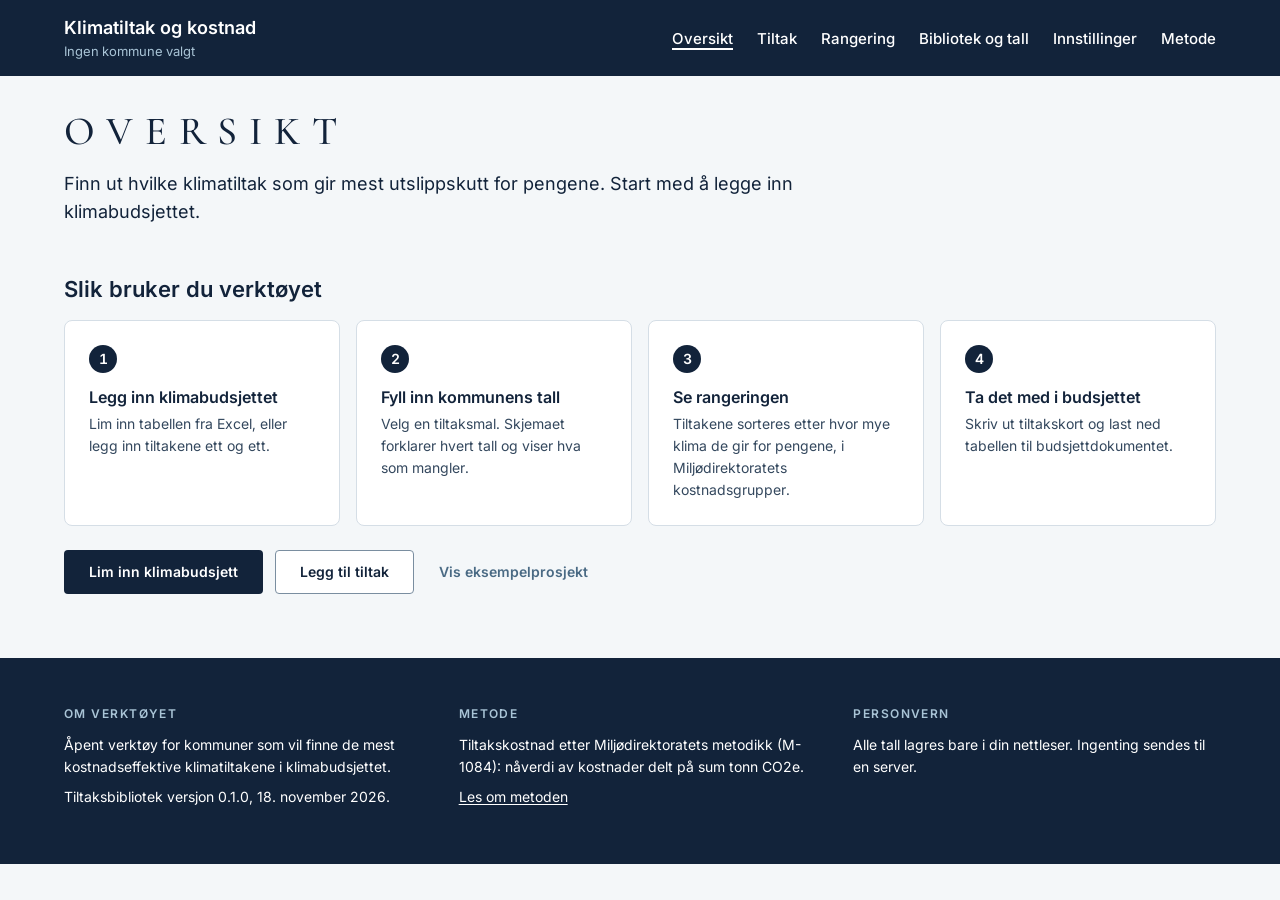
<file: index.html>
<!DOCTYPE html>
<html lang="nb">
<head>
<meta charset="utf-8">
<meta name="viewport" content="width=device-width, initial-scale=1">
<title>Klimatiltak og kostnad – mest klima for pengene</title>
<meta name="description" content="Åpent verktøy for kommuner: finn de mest kostnadseffektive klimatiltakene i klimabudsjettet.">
<style>
/* Vargvind – tokens (fra tokens.json, versjon 2) */
@font-face{font-family:"Inter";font-weight:400;font-style:normal;font-display:swap;src:url([data-uri]) format("woff2")}
@font-face{font-family:"Inter";font-weight:500;font-style:normal;font-display:swap;src:url([data-uri]) format("woff2")}
@font-face{font-family:"Inter";font-weight:600;font-style:normal;font-display:swap;src:url([data-uri]) format("woff2")}
@font-face{font-family:"Cormorant Garamond";font-weight:500;font-style:normal;font-display:swap;src:url([data-uri]) format("woff2")}
:root{
--bg-000:#FFFFFF;--bg-100:#F4F7F9;--bg-200:#E8EEF3;--surface-dark:#12233A;
--ink-900:#12233A;--ink-700:#34485E;--ink-500:#5A6B7C;--ink-on-dark:#FFFFFF;--ink-on-dark-muted:#A9C4D6;
--line-200:#D5DEE6;--line-400:#7A8EA0;--focus-ring:#4A6A84;
--brand-900:#12233A;--brand-600:#4A6A84;--brand-500:#5E7F99;--brand-300:#A9C4D6;--brand-100:#DCE8F0;
--positive-600:#1F7A5C;--positive-100:#DDF0E8;--negative-600:#B23A3A;--negative-100:#F6DEDE;
--chart-focus:#12233A;--chart-context:#A9C4D6;--chart-reference:#34485E;
--chart-1:#12233A;--chart-2:#28A197;--chart-3:#801650;--chart-4:#F46A25;
--seq-1:#ADD1F1;--seq-2:#6BACE6;--seq-3:#2073BC;--seq-4:#12436D;--seq-5:#092135;--seq-missing:#F2F2F2;
--div-neg-2:#B4501A;--div-neg-1:#F4B08A;--div-mid:#E6E9ED;--div-pos-1:#6BACE6;--div-pos-2:#12436D;--scale-outside:#707070;
--band-focus:rgba(18,35,58,.16);--band-context:rgba(169,196,214,.35);
--font-display:"Cormorant Garamond",Georgia,serif;--font-sans:"Inter",system-ui,sans-serif;
--space-1:4px;--space-2:8px;--space-3:12px;--space-4:16px;--space-6:24px;--space-8:32px;--space-12:48px;--space-16:64px;
--radius-sm:2px;--radius-md:4px;--radius-lg:8px;--radius-full:999px;
--shadow-md:0 6px 20px rgba(18,35,58,.12);--measure:68ch;--content-max:1200px;--opacity-raw:.35}

/* Vargvind — komponentstiler (components/bundle.css). Alle verdier kommer fra tokens.css. */
.vv-page-title{margin:0;font-family:var(--font-display);font-size:40px;line-height:1.15;font-weight:500;letter-spacing:.3em;text-transform:uppercase;color:var(--ink-900)}
.vv-section-title{margin:0;font-family:var(--font-display);font-size:22px;line-height:1.3;font-weight:500;letter-spacing:.3em;text-transform:uppercase;color:var(--ink-900)}
@media (max-width:640px){.vv-page-title{font-size:28px;letter-spacing:.2em}}
.vv-link{color:var(--brand-600);text-decoration:underline;text-underline-offset:2px}
.vv-link:hover{color:var(--ink-900)}
.vv-link:focus-visible,.vv-download:focus-visible,.vv-details summary:focus-visible,.vv-toggle button:focus-visible{outline:2px solid var(--focus-ring);outline-offset:2px;border-radius:2px}
.vv-num,.vv-tabular{font-variant-numeric:tabular-nums}
.vv-btn{display:inline-flex;align-items:center;justify-content:center;gap:var(--space-2);min-height:44px;padding:0 var(--space-6);border:1px solid transparent;border-radius:var(--radius-md);font-family:var(--font-sans);font-size:14px;font-weight:600;line-height:1;cursor:pointer;text-decoration:none}
.vv-btn:focus-visible{outline:2px solid var(--focus-ring);outline-offset:2px}
.vv-btn--primary{background:var(--brand-900);color:var(--bg-000)}
.vv-btn--primary:hover{background:var(--ink-700)}
.vv-btn--secondary{background:var(--bg-000);color:var(--ink-900);border-color:var(--line-400)}
.vv-btn--secondary:hover{background:var(--bg-200)}
.vv-btn--ghost{background:transparent;color:var(--brand-600);padding:0 var(--space-3)}
.vv-btn--ghost:hover{background:var(--bg-200);color:var(--ink-900)}
.vv-btn:disabled{background:var(--bg-200);color:var(--ink-500);border-color:transparent;cursor:not-allowed}
.vv-badge{display:inline-flex;align-items:center;gap:var(--space-1);padding:2px var(--space-2);border-radius:var(--radius-sm);font-family:var(--font-sans);font-size:12px;font-weight:600;line-height:18px;font-variant-numeric:tabular-nums;white-space:nowrap;background:var(--bg-200);color:var(--ink-900)}
.vv-badge--info{background:var(--brand-100)}
.vv-badge--positive{background:var(--positive-100);color:var(--positive-600)}
.vv-badge--negative{background:var(--negative-100);color:var(--negative-600)}
.vv-callout{display:grid;grid-template-columns:24px minmax(0,1fr);gap:var(--space-3);padding:var(--space-4) var(--space-6);border-radius:var(--radius-md);background:var(--bg-200);color:var(--ink-900);font-family:var(--font-sans);font-size:16px;line-height:26px}
.vv-callout--insight{background:var(--brand-100)}
.vv-callout--correction{background:var(--negative-100)}
.vv-callout__icon{width:24px;height:24px;margin-top:1px;fill:none;stroke:var(--ink-900);stroke-width:1.5;stroke-linecap:round;stroke-linejoin:round}
.vv-callout--correction .vv-callout__icon{stroke:var(--negative-600)}
.vv-callout__title{margin:0 0 var(--space-1);font-size:16px;line-height:24px;font-weight:600}
.vv-callout__body{margin:0}
.vv-mark{background:var(--brand-100);color:var(--ink-900);font-weight:600;padding:0 var(--space-1);border-radius:var(--radius-sm)}
.vv-kpi{display:flex;flex-direction:column;gap:var(--space-2);padding:var(--space-6);background:var(--bg-000);border:1px solid var(--line-200);border-radius:var(--radius-lg);font-family:var(--font-sans);color:var(--ink-900)}
.vv-kpi__label{font-size:12px;line-height:16px;font-weight:600;letter-spacing:.12em;text-transform:uppercase;color:var(--ink-500)}
.vv-kpi__value{display:flex;align-items:baseline;flex-wrap:wrap;gap:var(--space-2);font-size:40px;line-height:48px;font-weight:600;font-variant-numeric:tabular-nums}
.vv-kpi__unit{font-size:16px;line-height:24px;font-weight:500;color:var(--ink-700)}
.vv-kpi__range{font-size:14px;line-height:22px;color:var(--ink-700);font-variant-numeric:tabular-nums}
.vv-kpi__meta{font-size:12px;line-height:18px;color:var(--ink-500)}
.vv-table-wrap{overflow-x:auto}
.vv-table{width:100%;border-collapse:collapse;background:var(--bg-000);font-family:var(--font-sans);font-size:14px;line-height:22px;color:var(--ink-900);font-variant-numeric:tabular-nums}
.vv-table caption{caption-side:top;text-align:left;padding:0 0 var(--space-3);font-size:18px;line-height:26px;font-weight:600}
.vv-table th,.vv-table td{padding:var(--space-2) var(--space-3);text-align:left;border-bottom:1px solid var(--line-200)}
.vv-table thead th{background:var(--bg-200);font-size:12px;line-height:18px;font-weight:600;color:var(--ink-700);border-bottom:1px solid var(--line-400);vertical-align:bottom}
.vv-table tbody th{font-weight:500}
.vv-table .vv-num{text-align:right}
.vv-table tbody tr:hover{background:var(--bg-100)}
.vv-table tr.vv-table__highlight{background:var(--brand-100)}
.vv-table__source{margin:var(--space-2) 0 0;font-family:var(--font-sans);font-size:12px;line-height:18px;color:var(--ink-500)}
.vv-figure{margin:0;padding:var(--space-6);background:var(--bg-000);border:1px solid var(--line-200);border-radius:var(--radius-lg);font-family:var(--font-sans);color:var(--ink-900)}
.vv-figure__title{margin:0;font-size:22px;line-height:30px;font-weight:600;color:var(--ink-900)}
.vv-figure__subtitle{margin:var(--space-1) 0 0;font-size:14px;line-height:22px;color:var(--ink-700);max-width:var(--measure)}
.vv-figure__body{margin-top:var(--space-4)}
.vv-figure__takeaway{margin:var(--space-4) 0 0;font-size:16px;line-height:26px;color:var(--ink-900);max-width:var(--measure)}
.vv-figure__source{margin:var(--space-3) 0 0;font-size:12px;line-height:18px;color:var(--ink-500)}
.vv-figure__footer{display:flex;flex-wrap:wrap;align-items:center;justify-content:space-between;gap:var(--space-3);margin-top:var(--space-4);padding-top:var(--space-4);border-top:1px solid var(--line-200)}
.vv-figure svg{display:block;width:100%;height:auto;overflow:visible}
.vv-figure svg text{font-family:var(--font-sans);font-size:12px;fill:var(--ink-500);font-variant-numeric:tabular-nums}
.vv-figure svg .vv-label{fill:var(--ink-900);font-size:13px}
.vv-figure svg .vv-label--strong{fill:var(--ink-900);font-size:13px;font-weight:600}
.vv-figure svg .vv-label--muted{fill:var(--ink-700);font-size:13px}
.vv-grid{stroke:var(--line-200);stroke-width:1}
.vv-axis{stroke:var(--line-400);stroke-width:1}
.vv-ref{stroke:var(--chart-reference);stroke-width:1.5}
.vv-fill-focus{fill:var(--chart-focus)}.vv-fill-context{fill:var(--chart-context)}
.vv-stroke-focus{stroke:var(--chart-focus)}
.vv-line{fill:none;stroke-width:2.5;stroke-linecap:round;stroke-linejoin:round}
.vv-range{stroke-width:3;stroke-linecap:round}
.vv-legend{display:flex;flex-wrap:wrap;gap:var(--space-2) var(--space-4);margin:var(--space-3) 0 0;padding:0;list-style:none;font-size:12px;line-height:18px;font-weight:500;color:var(--ink-700)}
.vv-legend li{display:flex;align-items:center;gap:var(--space-2)}
.vv-legend__swatch{width:12px;height:12px;border-radius:var(--radius-sm);flex-shrink:0}
.vv-toggle{display:inline-flex;border:1px solid var(--line-400);border-radius:var(--radius-md);overflow:hidden}
.vv-toggle button{min-height:36px;padding:0 var(--space-4);border:0;background:var(--bg-000);color:var(--ink-900);font:600 13px/1 var(--font-sans);cursor:pointer}
.vv-toggle button+button{border-left:1px solid var(--line-400)}
.vv-toggle button[aria-pressed="true"]{background:var(--brand-900);color:var(--bg-000)}
.vv-details{margin-top:var(--space-4);border-top:1px solid var(--line-200);font-family:var(--font-sans)}
.vv-details summary{display:flex;align-items:center;gap:var(--space-2);min-height:44px;cursor:pointer;font-size:14px;font-weight:600;color:var(--ink-900);list-style:none}
.vv-details summary::-webkit-details-marker{display:none}
.vv-details summary::before{content:"";width:8px;height:8px;border-right:1.5px solid var(--ink-900);border-bottom:1.5px solid var(--ink-900);transform:rotate(-45deg);transition:transform .15s}
.vv-details[open] summary::before{transform:rotate(45deg)}
.vv-details dl{display:grid;grid-template-columns:minmax(120px,max-content) minmax(0,1fr);gap:var(--space-2) var(--space-6);margin:0 0 var(--space-4);font-size:14px;line-height:22px}
.vv-details dt{font-weight:600;color:var(--ink-900)}
.vv-details dd{margin:0;color:var(--ink-700)}
.vv-lede{margin:var(--space-4) 0 0;font:400 18px/28px var(--font-sans);color:var(--ink-900);max-width:var(--measure)}
.vv-meta{display:flex;flex-wrap:wrap;gap:var(--space-2) var(--space-6);margin:var(--space-6) 0 0;padding:var(--space-3) 0;border-top:1px solid var(--line-200);border-bottom:1px solid var(--line-200);font:400 14px/22px var(--font-sans);color:var(--ink-700)}
.vv-meta div{display:flex;gap:var(--space-1)}
.vv-meta dt{color:var(--ink-500)}
.vv-meta dd{margin:0;font-weight:500;color:var(--ink-900)}
.vv-header{background:var(--surface-dark);color:var(--ink-on-dark);font-family:var(--font-sans)}
.vv-header__inner{display:flex;flex-wrap:wrap;align-items:center;justify-content:space-between;gap:var(--space-4) var(--space-8);max-width:var(--content-max);margin:0 auto;padding:var(--space-4) var(--space-6)}
.vv-nav{display:flex;flex-wrap:wrap;gap:var(--space-1) var(--space-6);margin:0;padding:0;list-style:none}
.vv-nav a,.vv-header__contact{display:inline-flex;align-items:center;min-height:44px;color:var(--ink-on-dark);font-size:15px;font-weight:500;text-decoration:none}
.vv-nav a:hover,.vv-header__contact:hover{text-decoration:underline;text-underline-offset:4px}
.vv-nav a[aria-current="page"]{text-decoration:underline;text-underline-offset:4px;text-decoration-thickness:2px}
.vv-header__contact{color:var(--ink-on-dark-muted)}
.vv-header a:focus-visible,.vv-footer a:focus-visible{outline:2px solid var(--ink-on-dark);outline-offset:2px;border-radius:2px}
.vv-footer{background:var(--surface-dark);color:var(--ink-on-dark-muted);font:400 14px/22px var(--font-sans)}
.vv-footer__inner{display:grid;grid-template-columns:repeat(auto-fit,minmax(200px,1fr));gap:var(--space-8);max-width:var(--content-max);margin:0 auto;padding:var(--space-12) var(--space-6)}
.vv-footer h2{margin:0 0 var(--space-3);font-size:12px;line-height:16px;font-weight:600;letter-spacing:.12em;text-transform:uppercase;color:var(--ink-on-dark-muted)}
.vv-footer p{margin:0 0 var(--space-2);color:var(--ink-on-dark)}
.vv-footer ul{margin:0;padding:0;list-style:none}
.vv-footer li{margin-bottom:var(--space-2)}
.vv-footer a{color:var(--ink-on-dark);text-decoration:underline;text-underline-offset:2px}

/* Appens egne stiler, bygget på Vargvind-tokens */
*{box-sizing:border-box}
html,body{margin:0}
body{background:var(--bg-100);color:var(--ink-900);font:400 16px/26px var(--font-sans);font-variant-numeric:tabular-nums}
h1,h2,h3,h4{font-family:var(--font-sans)}
.app-title{display:flex;flex-direction:column;gap:2px;color:var(--ink-on-dark);text-decoration:none}
.app-title strong{font-size:18px;line-height:24px;font-weight:600}
.app-title span{font-size:13px;line-height:18px;color:var(--ink-on-dark-muted)}
.vv-nav button{display:inline-flex;align-items:center;min-height:44px;padding:0;border:0;background:none;color:var(--ink-on-dark);font:500 15px/1 var(--font-sans);cursor:pointer}
.vv-nav button:hover{text-decoration:underline;text-underline-offset:4px}
.vv-nav button[aria-current="page"]{text-decoration:underline;text-underline-offset:4px;text-decoration-thickness:2px}
.vv-nav button:focus-visible{outline:2px solid var(--ink-on-dark);outline-offset:2px;border-radius:2px}
main{max-width:var(--content-max);margin:0 auto;padding:var(--space-8) var(--space-6) var(--space-16)}
.page-head{margin-bottom:var(--space-8)}
.section{margin-top:var(--space-12)}
.section > h2,.h-lg{margin:0 0 var(--space-4);font-size:22px;line-height:30px;font-weight:600}
.h-md{margin:0 0 var(--space-2);font-size:18px;line-height:26px;font-weight:600}
.h-sm{margin:0 0 var(--space-2);font-size:16px;line-height:24px;font-weight:600}
.muted{color:var(--ink-500);font-size:14px;line-height:22px}
.small{font-size:14px;line-height:22px}
.prose{max-width:var(--measure)}
.prose p{margin:0 0 var(--space-4)}
.grid-kpi{display:grid;grid-template-columns:repeat(auto-fit,minmax(220px,1fr));gap:var(--space-4)}
.vv-kpi__value{font-size:34px;line-height:42px}
.row{display:flex;flex-wrap:wrap;gap:var(--space-3);align-items:center}
.card{background:var(--bg-000);border:1px solid var(--line-200);border-radius:var(--radius-lg);padding:var(--space-6)}
.card + .card{margin-top:var(--space-4)}
.steps{display:grid;grid-template-columns:repeat(auto-fit,minmax(220px,1fr));gap:var(--space-4);margin:0;padding:0;list-style:none;counter-reset:s}
.steps li{background:var(--bg-000);border:1px solid var(--line-200);border-radius:var(--radius-lg);padding:var(--space-6);counter-increment:s}
.steps li::before{content:counter(s);display:inline-flex;align-items:center;justify-content:center;width:28px;height:28px;border-radius:var(--radius-full);background:var(--brand-900);color:var(--bg-000);font-weight:600;font-size:14px;margin-bottom:var(--space-3)}
.steps h3{margin:0 0 var(--space-1);font-size:16px;line-height:24px}
.steps p{margin:0;font-size:14px;line-height:22px;color:var(--ink-700)}
.layout-edit{display:grid;grid-template-columns:minmax(0,1fr) 380px;gap:var(--space-8);align-items:start}
@media (max-width:960px){.layout-edit{grid-template-columns:1fr}}
.sticky{position:sticky;top:var(--space-4)}
fieldset{border:0;margin:0 0 var(--space-6);padding:0}
legend{font-size:18px;line-height:26px;font-weight:600;margin-bottom:var(--space-3);padding:0}
.field{display:grid;grid-template-columns:minmax(0,1fr) 180px;gap:var(--space-2) var(--space-4);padding:var(--space-3) 0;border-top:1px solid var(--line-200)}
@media (max-width:640px){.field{grid-template-columns:1fr}}
.field label,.lbl{font-weight:600;font-size:14px;line-height:22px}
.field .unit{font-weight:400;color:var(--ink-500)}
.field .std{grid-column:1 / -1;font-size:12px;line-height:18px;color:var(--ink-500)}
.field .src{grid-column:1 / -1;display:grid;grid-template-columns:minmax(0,1fr) 96px 80px;gap:var(--space-2)}
.field .err{grid-column:1 / -1;font-size:13px;color:var(--negative-600);font-weight:600}
.help{font-size:13px;line-height:20px;color:var(--ink-700);margin:2px 0 0}
input[type=text],input[type=number],select,textarea{width:100%;min-height:44px;padding:var(--space-2) var(--space-3);border:1px solid var(--line-400);border-radius:var(--radius-md);background:var(--bg-000);color:var(--ink-900);font:400 15px/22px var(--font-sans);font-variant-numeric:tabular-nums}
input:focus-visible,select:focus-visible,textarea:focus-visible{outline:2px solid var(--focus-ring);outline-offset:1px}
input.small-in{min-height:36px;font-size:13px}
textarea{min-height:180px;font-family:var(--font-sans)}
input::placeholder{color:var(--ink-500)}
.form-grid{display:grid;grid-template-columns:repeat(auto-fit,minmax(240px,1fr));gap:var(--space-4)}
.form-grid label{display:block;font-weight:600;font-size:14px;margin-bottom:var(--space-1)}
.result-big{font-size:34px;line-height:42px;font-weight:600}
.sentence{font-size:16px;line-height:26px;margin:var(--space-3) 0}
.warn{margin:var(--space-2) 0 0;padding:0;list-style:none}
.warn li{font-size:14px;line-height:22px;padding:var(--space-2) var(--space-3);background:var(--bg-200);border-radius:var(--radius-md);margin-top:var(--space-2)}
.cat-head{display:flex;flex-wrap:wrap;align-items:baseline;gap:var(--space-3);margin:var(--space-8) 0 var(--space-2)}
.cat-head h3{margin:0;font-size:18px;line-height:26px}
.rank{display:inline-flex;align-items:center;justify-content:center;min-width:28px;height:28px;border-radius:var(--radius-full);background:var(--bg-200);font-weight:600;font-size:13px}
.linkbtn{background:none;border:0;padding:0;color:var(--brand-600);font:inherit;text-decoration:underline;text-underline-offset:2px;cursor:pointer;text-align:left}
.linkbtn:hover{color:var(--ink-900)}
.linkbtn:focus-visible{outline:2px solid var(--focus-ring);outline-offset:2px}
.tip{position:fixed;z-index:50;pointer-events:none;max-width:280px;padding:var(--space-2) var(--space-3);background:var(--bg-000);border:1px solid var(--line-200);border-radius:var(--radius-md);box-shadow:var(--shadow-md);font-size:13px;line-height:20px;color:var(--ink-900);display:none}
.tip strong{display:block}
.bar-hit{cursor:pointer}
.dialog{position:fixed;inset:0;background:rgba(18,35,58,.4);display:flex;align-items:flex-start;justify-content:center;padding:var(--space-12) var(--space-4);z-index:40;overflow:auto}
.dialog__box{background:var(--bg-000);border-radius:var(--radius-lg);max-width:960px;width:100%;padding:var(--space-8);box-shadow:var(--shadow-md)}
.tiltakskort{max-width:820px}
.print-only{display:none}
.nowrap{white-space:nowrap}
.mt-4{margin-top:var(--space-4)}.mt-6{margin-top:var(--space-6)}.mt-8{margin-top:var(--space-8)}
.sr-only{position:absolute;width:1px;height:1px;padding:0;margin:-1px;overflow:hidden;clip:rect(0,0,0,0);border:0}
@media print{
  .vv-header,.vv-footer,.no-print,.vv-btn,.vv-toggle,nav{display:none !important}
  body{background:#fff}
  main{padding:0}
  .card,.vv-figure,.vv-kpi{break-inside:avoid}
  .print-only{display:block}
}

</style>
</head>
<body>
<div id="app"><noscript>Verktøyet trenger JavaScript.</noscript></div>
<div id="tip" class="tip" role="tooltip"></div>
<script>
/*
 * Beregningskjerne for kostnadseffektive klimatiltak.
 * Metode: Miljødirektoratet M-1084. Kostnader diskonteres, tonn summeres udiskontert.
 * Ren JavaScript uten avhengigheter. Brukes både i nettleseren (window.KT.calc) og i Node (tester).
 */
(function (root) {
  'use strict';

  // ---------- Hjelpere for verdier ----------
  // En verdi lagres som objekt: { v: tall, kilde: tekst, aar: tall, kvalitet: 'A'|'B'|'C' }
  // eller som referanse til en felles parameter: { ref: 'prisStrom' }.
  function erTom(x) {
    if (x === null || x === undefined) return true;
    if (typeof x === 'object') return x.v === null || x.v === undefined || x.v === '' || isNaN(+x.v);
    return x === '' || isNaN(+x);
  }
  function tall(x) { return erTom(x) ? null : +(typeof x === 'object' ? x.v : x); }

  // ---------- Diskontering (R-109: 4 % i 40 år, så 1 og 2 prosentpoeng lavere) ----------
  function diskonteringsfaktor(t, r) {
    var f = 1;
    for (var y = 1; y <= t; y++) {
      var rr = y <= 40 ? r : (y <= 75 ? Math.max(r - 0.01, 0) : Math.max(r - 0.02, 0));
      f = f / (1 + rr);
    }
    return f;
  }

  // ---------- Felles felt for alle tiltak ----------
  var FELLES = [
    { id: 'levetid', label: 'Levetid', enhet: 'år', gruppe: 'grunnlag', paakrevd: true,
      hjelp: 'Hvor mange år tiltaket virker før det må fornyes. Kostnader og kutt regnes over denne perioden.' },
    { id: 'startaar', label: 'Første virkeår', enhet: 'år', gruppe: 'grunnlag',
      hjelp: 'Året tiltaket begynner å virke. Brukes til å vise kuttet i målåret.' },
    { id: 'investering', label: 'Investering eller engangskostnad', enhet: 'kr', gruppe: 'kostnad',
      hjelp: 'Kostnader som kommer én gang ved oppstart, utover det som er regnet per enhet over. Bruk kroner uten merverdiavgift som kommunen får kompensert.' },
    { id: 'drift', label: 'Årlige driftskostnader', enhet: 'kr per år', gruppe: 'kostnad',
      hjelp: 'Nye kostnader hvert år, for eksempel lisenser, årsverk eller service. Ikke ta med det kommunen sparer – det føres under besparelser.' },
    { id: 'tilskudd', label: 'Statlig tilskudd', enhet: 'kr', gruppe: 'kostnad',
      hjelp: 'Støtte fra for eksempel Klimasats eller Enova. Trekkes fra kommunens kostnad, men ikke i det samfunnsøkonomiske regnestykket.' },
    { id: 'effektnedgang', label: 'Årlig nedgang i kuttet', enhet: '% per år', gruppe: 'effekt',
      hjelp: 'Hvor mye mindre kuttet blir for hvert år fordi utslippene ville gått ned uansett, for eksempel fordi bilparken blir elektrisk. 0 betyr at kuttet er like stort hvert år.' },
    { id: 'overlapp', label: 'Justering for overlapp', enhet: '%', gruppe: 'effekt',
      hjelp: 'Hvor stor del av kuttet som allerede er regnet med i et annet tiltak. 20 betyr at kuttet reduseres med 20 %.' },
    { id: 'andreGevinster', label: 'Andre gevinster for samfunnet', enhet: 'kr per år', gruppe: 'samfunn',
      hjelp: 'Verdien av gevinster for innbyggere eller næringsliv som ikke er regnet med andre steder. Brukes bare i det samfunnsøkonomiske tallet.' },
    { id: 'avgifter', label: 'Herav skatter og avgifter i investeringen', enhet: 'kr', gruppe: 'samfunn',
      hjelp: 'Skatter og avgifter er overføringer til staten og trekkes ut av det samfunnsøkonomiske tallet (M-1084).' },
    { id: 'usikkerhetKost', label: 'Usikkerhet i kostnadene', enhet: '±%', gruppe: 'usikkerhet',
      hjelp: 'Hvor mye kostnadene kan avvike. Miljødirektoratet anbefaler ±30 % når informasjonen er begrenset.' },
    { id: 'usikkerhetEffekt', label: 'Usikkerhet i utslippskuttet', enhet: '±%', gruppe: 'usikkerhet',
      hjelp: 'Hvor mye utslippskuttet kan avvike. ±30 % er standard når informasjonen er begrenset.' }
  ];

  // ---------- Beregningsmodeller ----------
  // Hver modell gir: tonnPerAar, tonnEngangs, investering, besparelser per år (energi, materiell, vedlikehold),
  // samfunnsgevinster per år (helse, luft, andre) og endring i strømbruk (kWh per år).
  var MODELLER = {
    kjoretoy: {
      navn: 'Kjøretøy og maskiner',
      felt: [
        { id: 'antall', label: 'Antall kjøretøy eller maskiner', enhet: 'stk', gruppe: 'effekt', paakrevd: true, hjelp: 'Hvor mange fossile kjøretøy eller maskiner som erstattes.' },
        { id: 'aktivitet', label: 'Bruk per kjøretøy', enhet: '{aktivitetEnhet} per år', gruppe: 'effekt', paakrevd: true, hjelp: 'Hvor mye hvert kjøretøy brukes i året.' },
        { id: 'fossilPerAkt', label: 'Drivstofforbruk, fossilt kjøretøy', enhet: 'liter per {aktivitetEnhetEntall}', gruppe: 'effekt', paakrevd: true, hjelp: 'Forbruket til kjøretøyet som byttes ut.' },
        { id: 'efFossil', label: 'Utslipp per liter drivstoff', enhet: 'kg CO2e per liter', gruppe: 'effekt', paakrevd: true, hjelp: 'Utslippsfaktor for rent fossilt drivstoff.' },
        { id: 'bioandel', label: 'Innblandet biodrivstoff', enhet: '%', gruppe: 'effekt', hjelp: 'Andelen biodrivstoff som allerede er i drivstoffet. Biogen CO2 telles som null, så denne andelen trekkes fra kuttet.' },
        { id: 'elPerAkt', label: 'Strømforbruk, elektrisk kjøretøy', enhet: 'kWh per {aktivitetEnhetEntall}', gruppe: 'effekt', hjelp: 'Brukes til strømkostnad og eventuelt utslipp fra strøm.' },
        { id: 'efStrom', label: 'Utslipp per kWh strøm', enhet: 'kg CO2e per kWh', gruppe: 'effekt', hjelp: 'Standard er samme avgrensning som kommunestatistikken (direkte utslipp).' },
        { id: 'merkostnad', label: 'Merpris per elektrisk kjøretøy', enhet: 'kr', gruppe: 'kostnad', paakrevd: true, hjelp: 'Hvor mye mer det elektriske kjøretøyet koster enn et fossilt, eller merkostnaden i kontrakten.' },
        { id: 'ladeinfra', label: 'Lading per kjøretøy', enhet: 'kr', gruppe: 'kostnad', hjelp: 'Ladepunkt, nettoppgradering eller batteribank fordelt per kjøretøy.' },
        { id: 'prisFossil', label: 'Pris drivstoff', enhet: 'kr per liter', gruppe: 'besparelse', hjelp: 'Det kommunen betaler per liter, uten mva.' },
        { id: 'prisStrom', label: 'Pris strøm', enhet: 'kr per kWh', gruppe: 'besparelse', hjelp: 'Det kommunen betaler per kWh inkludert nettleie, uten mva.' },
        { id: 'vedlikehold', label: 'Spart vedlikehold per kjøretøy', enhet: 'kr per år', gruppe: 'besparelse', hjelp: 'Positivt tall hvis det elektriske kjøretøyet er billigere å vedlikeholde.' },
        { id: 'noxPerAkt', label: 'Redusert NOx', enhet: 'gram per {aktivitetEnhetEntall}', gruppe: 'samfunn', hjelp: 'Lokal luftforurensning som unngås. Brukes bare i det samfunnsøkonomiske tallet.' },
        { id: 'pmPerAkt', label: 'Redusert svevestøv (PM)', enhet: 'gram per {aktivitetEnhetEntall}', gruppe: 'samfunn', hjelp: 'Partikler fra eksos som unngås.' },
        { id: 'kostNox', label: 'Helsekostnad per kg NOx', enhet: 'kr per kg', gruppe: 'samfunn', hjelp: 'Enhetsverdi fra Statens vegvesens håndbok V712.' },
        { id: 'kostPm', label: 'Helsekostnad per kg PM', enhet: 'kr per kg', gruppe: 'samfunn', hjelp: 'Enhetsverdi fra Statens vegvesens håndbok V712.' }
      ],
      beregn: function (x) {
        var akt = x.antall * x.aktivitet;
        var liter = akt * x.fossilPerAkt;
        var kwh = akt * (x.elPerAkt || 0);
        return {
          tonnPerAar: (liter * x.efFossil * (1 - (x.bioandel || 0) / 100) - kwh * (x.efStrom || 0)) / 1000,
          tonnEngangs: 0,
          investering: x.antall * ((x.merkostnad || 0) + (x.ladeinfra || 0)),
          energi: liter * (x.prisFossil || 0) - kwh * (x.prisStrom || 0),
          materiell: 0,
          vedlikehold: x.antall * (x.vedlikehold || 0),
          helse: 0,
          luft: akt * ((x.noxPerAkt || 0) * (x.kostNox || 0) + (x.pmPerAkt || 0) * (x.kostPm || 0)) / 1000,
          andre: 0,
          kwhSpart: -kwh
        };
      }
    },
    energi: {
      navn: 'Energi i bygg og anlegg',
      felt: [
        { id: 'fossilErstattet', label: 'Fossilt brensel som fases ut', enhet: 'liter (eller kg) per år', gruppe: 'effekt', hjelp: 'Mengde olje, gass eller diesel til oppvarming som ikke lenger brukes.' },
        { id: 'efFossil', label: 'Utslipp per liter (eller kg) brensel', enhet: 'kg CO2e per enhet', gruppe: 'effekt', hjelp: 'Utslippsfaktor for brenselet som fases ut.' },
        { id: 'kwhSpart', label: 'Strøm spart', enhet: 'kWh per år', gruppe: 'effekt', hjelp: 'Redusert strømbruk, for eksempel fra etterisolering eller LED.' },
        { id: 'kwhEkstra', label: 'Ny strømbruk', enhet: 'kWh per år', gruppe: 'effekt', hjelp: 'Økt strømbruk, for eksempel til varmepumpen som erstatter oljefyren.' },
        { id: 'efStrom', label: 'Utslipp per kWh strøm', enhet: 'kg CO2e per kWh', gruppe: 'effekt', hjelp: 'Standard er samme avgrensning som kommunestatistikken (direkte utslipp).' },
        { id: 'prisFossil', label: 'Pris brensel', enhet: 'kr per liter (eller kg)', gruppe: 'besparelse', hjelp: 'Uten mva.' },
        { id: 'prisStrom', label: 'Pris strøm', enhet: 'kr per kWh', gruppe: 'besparelse', hjelp: 'Inkludert nettleie, uten mva.' },
        { id: 'vedlikehold', label: 'Endring i vedlikehold', enhet: 'kr per år', gruppe: 'besparelse', hjelp: 'Positivt tall hvis vedlikeholdet blir billigere, negativt hvis det blir dyrere.' }
      ],
      beregn: function (x) {
        var netto = (x.kwhEkstra || 0) - (x.kwhSpart || 0);
        return {
          tonnPerAar: ((x.fossilErstattet || 0) * (x.efFossil || 0) - netto * (x.efStrom || 0)) / 1000,
          tonnEngangs: 0, investering: 0,
          energi: (x.fossilErstattet || 0) * (x.prisFossil || 0) - netto * (x.prisStrom || 0),
          materiell: 0, vedlikehold: x.vedlikehold || 0, helse: 0, luft: 0, andre: 0,
          kwhSpart: -netto
        };
      }
    },
    materiale: {
      navn: 'Materialer i bygg og anlegg',
      felt: [
        { id: 'mengde', label: 'Mengde', enhet: '{mengdeEnhet}', gruppe: 'effekt', paakrevd: true, hjelp: 'Hvor mye av materialet prosjektet bruker.' },
        { id: 'efRef', label: 'Utslipp for vanlig løsning', enhet: 'kg CO2e per {mengdeEnhet}', gruppe: 'effekt', paakrevd: true, hjelp: 'Utslipp fra produksjon (A1–A3) for løsningen som ellers ville blitt valgt.' },
        { id: 'reduksjon', label: 'Reduksjon med tiltaket', enhet: '%', gruppe: 'effekt', paakrevd: true, hjelp: 'Hvor mye lavere utslippet er med den klimavennlige løsningen.' },
        { id: 'merkostnadPerEnhet', label: 'Merkostnad', enhet: 'kr per {mengdeEnhet}', gruppe: 'kostnad', hjelp: 'Negativt tall hvis løsningen er billigere.' }
      ],
      beregn: function (x) {
        return {
          tonnPerAar: 0,
          tonnEngangs: x.mengde * x.efRef * x.reduksjon / 100 / 1000,
          investering: x.mengde * (x.merkostnadPerEnhet || 0),
          energi: 0, materiell: 0, vedlikehold: 0, helse: 0, luft: 0, andre: 0, kwhSpart: 0
        };
      }
    },
    aktivtransport: {
      navn: 'Gange, sykkel og kollektiv',
      felt: [
        { id: 'pkm', label: 'Reiser flyttet fra bil', enhet: 'personkilometer per år', gruppe: 'effekt', paakrevd: true, hjelp: 'Hvor mange kilometer som gås, sykles eller tas kollektivt i stedet for med bil.' },
        { id: 'andelGange', label: 'Andel som går', enhet: '%', gruppe: 'effekt', hjelp: 'Resten regnes som sykling. Settes til 0 for kollektivtiltak og fyll da ikke inn helsegevinst.' },
        { id: 'bilUtslipp', label: 'Utslipp per kilometer med bil', enhet: 'gram CO2e per km', gruppe: 'effekt', paakrevd: true, hjelp: 'Gjennomsnitt for bilene i kommunen. Bruk kommunens egen faktor fra utslippsstatistikken hvis den finnes.' },
        { id: 'belegg', label: 'Personer per bil', enhet: 'personer', gruppe: 'effekt', paakrevd: true, hjelp: 'Hvor mange som i snitt sitter i bilen.' },
        { id: 'helseGange', label: 'Helsegevinst per km gange', enhet: 'kr per personkilometer', gruppe: 'samfunn', hjelp: 'Verdien av bedre folkehelse.' },
        { id: 'helseSykkel', label: 'Helsegevinst per km sykling', enhet: 'kr per personkilometer', gruppe: 'samfunn', hjelp: 'Verdien av bedre folkehelse.' },
        { id: 'sparteBilkostnader', label: 'Sparte bilkostnader for innbyggerne', enhet: 'kr per bilkilometer', gruppe: 'samfunn', hjelp: 'Drivstoff, slitasje og annet innbyggerne sparer.' }
      ],
      beregn: function (x) {
        var vkm = x.pkm / (x.belegg || 1);
        var g = (x.andelGange || 0) / 100;
        return {
          tonnPerAar: vkm * x.bilUtslipp / 1e6,
          tonnEngangs: 0, investering: 0, energi: 0, materiell: 0, vedlikehold: 0,
          helse: x.pkm * (g * (x.helseGange || 0) + (1 - g) * (x.helseSykkel || 0)),
          luft: 0,
          andre: vkm * (x.sparteBilkostnader || 0),
          kwhSpart: 0
        };
      }
    },
    innkjop: {
      navn: 'Innkjøp, mat og forbruk',
      felt: [
        { id: 'mengdeRedusert', label: 'Mindre innkjøp eller svinn', enhet: 'kg per år', gruppe: 'effekt', paakrevd: true, hjelp: 'Hvor mye mindre som kjøpes eller kastes.' },
        { id: 'efVare', label: 'Utslipp per kg', enhet: 'kg CO2e per kg', gruppe: 'effekt', paakrevd: true, hjelp: 'Utslipp fra produksjon og transport av varen.' },
        { id: 'prisVare', label: 'Innkjøpspris', enhet: 'kr per kg', gruppe: 'besparelse', hjelp: 'Det kommunen sparer per kg som ikke kjøpes.' }
      ],
      beregn: function (x) {
        return {
          tonnPerAar: x.mengdeRedusert * x.efVare / 1000,
          tonnEngangs: 0, investering: 0, energi: 0,
          materiell: x.mengdeRedusert * (x.prisVare || 0),
          vedlikehold: 0, helse: 0, luft: 0, andre: 0, kwhSpart: 0
        };
      }
    },
    direkte: {
      navn: 'Egendefinert',
      felt: [
        { id: 'tonnPerAar', label: 'Utslippskutt per år', enhet: 'tonn CO2e per år', gruppe: 'effekt', hjelp: 'Brukes når kuttet er regnet ut et annet sted, for eksempel i Miljødirektoratets regnemaler.' },
        { id: 'tonnEngangs', label: 'Engangskutt', enhet: 'tonn CO2e', gruppe: 'effekt', hjelp: 'Kutt som skjer én gang, for eksempel ved bygging.' },
        { id: 'besparelse', label: 'Årlige besparelser', enhet: 'kr per år', gruppe: 'besparelse', hjelp: 'Lavere kostnader for kommunen hvert år.' }
      ],
      beregn: function (x) {
        return {
          tonnPerAar: x.tonnPerAar || 0, tonnEngangs: x.tonnEngangs || 0, investering: 0,
          energi: 0, materiell: x.besparelse || 0, vedlikehold: 0, helse: 0, luft: 0, andre: 0, kwhSpart: 0
        };
      }
    }
  };

  var EFFEKTTYPER = {
    'beregnet': 'Beregnet',
    'ikke-beregnet': 'Ikke beregnet',
    'tilretteleggende': 'Tilretteleggende',
    'indirekte-ikke-kvantifisert': 'Indirekte, ikke kvantifisert'
  };

  // ---------- Oppslag av verdier: tiltak → mal → felles parameter ----------
  function slaaOpp(tiltak, felt, mal, parametre) {
    var egen = tiltak.verdier && tiltak.verdier[felt];
    if (egen && !erTom(egen)) return { v: tall(egen), kilde: egen.kilde || '', aar: egen.aar || null, kvalitet: egen.kvalitet || 'A', niva: 'tiltak' };
    var std = mal && mal.standard && mal.standard[felt];
    if (std && std.ref) {
      var p = parametre && parametre[std.ref];
      if (p && !erTom(p)) return { v: tall(p), kilde: p.kilde || '', aar: p.aar || null, kvalitet: p.kvalitet || 'B', niva: 'parameter', ref: std.ref };
      return { v: null, niva: 'mangler', ref: std.ref };
    }
    if (std && !erTom(std)) return { v: tall(std), kilde: std.kilde || '', aar: std.aar || null, kvalitet: std.kvalitet || 'B', niva: 'mal' };
    return { v: null, niva: 'mangler' };
  }

  function alleFelt(modell) {
    var m = MODELLER[modell];
    return (m ? m.felt : []).concat(FELLES);
  }

  // ---------- Hovedberegning for ett tiltak ----------
  function beregnTiltak(tiltak, mal, parametre, innstillinger) {
    innstillinger = innstillinger || {};
    var modellNavn = tiltak.modell || (mal && mal.modell) || 'direkte';
    var modell = MODELLER[modellNavn];
    var res = { id: tiltak.id, modell: modellNavn, advarsler: [], mangler: [], verdier: {}, rangeres: false };
    var effekttype = tiltak.effekttype || 'beregnet';
    res.effekttype = effekttype;

    var x = {};
    alleFelt(modellNavn).forEach(function (f) {
      var o = slaaOpp(tiltak, f.id, mal, parametre);
      res.verdier[f.id] = o;
      x[f.id] = o.v;
      if (o.v === null && f.paakrevd) res.mangler.push(f.id);
    });

    // Standardverdier for felles felt
    if (x.usikkerhetKost === null) x.usikkerhetKost = 30;
    if (x.usikkerhetEffekt === null) x.usikkerhetEffekt = 30;
    var r = (tall(parametre && parametre.rente) !== null ? tall(parametre.rente) : 4) / 100;

    if (effekttype !== 'beregnet') {
      res.grunn = EFFEKTTYPER[effekttype] || effekttype;
      return res;
    }
    if (res.mangler.length) {
      res.grunn = 'Mangler tall';
      return res;
    }

    var m = modell.beregn(x);
    var n = Math.max(1, Math.round(x.levetid));
    var g = (x.effektnedgang || 0) / 100;
    var ov = (x.overlapp || 0) / 100;
    var I = m.investering + (x.investering || 0);
    var D = x.drift || 0;
    var B = m.energi + m.materiell + m.vedlikehold;
    var S = x.tilskudd || 0;
    var SG = m.helse + m.luft + m.andre + (x.andreGevinster || 0);

    var tonnAar = [];
    var T = m.tonnEngangs * (1 - ov);
    var npvD = 0, npvB = 0, npvSG = 0;
    for (var t = 1; t <= n; t++) {
      var df = diskonteringsfaktor(t, r);
      var e = m.tonnPerAar * Math.pow(1 - g, t - 1) * (1 - ov);
      tonnAar.push(e);
      T += e;
      npvD += df * D; npvB += df * B; npvSG += df * SG;
    }

    var brutto = I + npvD;
    var kommune = brutto - npvB - S;
    var samfunn = kommune + S - (x.avgifter || 0) - npvSG;

    res.n = n;
    res.rente = r;
    res.tonnTotalt = T;
    res.tonnPerAar = m.tonnPerAar * (1 - ov);
    res.tonnEngangs = m.tonnEngangs * (1 - ov);
    res.tonnAar = tonnAar;
    res.kwhSpartPerAar = m.kwhSpart;
    res.komponenter = {
      investering: I, driftNv: npvD, besparelserNv: npvB, tilskudd: S,
      energiPerAar: m.energi, materiellPerAar: m.materiell, vedlikeholdPerAar: m.vedlikehold,
      helsePerAar: m.helse, luftPerAar: m.luft, andrePerAar: m.andre + (x.andreGevinster || 0),
      samfunnsgevinsterNv: npvSG, avgifter: x.avgifter || 0
    };
    res.nv = { brutto: brutto, kommune: kommune, samfunn: samfunn };

    if (!(T > 0)) {
      res.grunn = res.kwhSpartPerAar > 0 ? 'Sparer strøm, men gir ikke direkte utslippskutt med valgt strømfaktor' : 'Gir ikke utslippskutt';
      return res;
    }
    res.rangeres = true;
    res.kpt = { brutto: brutto / T, kommune: kommune / T, samfunn: samfunn / T };
    res.spenn = spenn(kommune, T, x.usikkerhetKost / 100, x.usikkerhetEffekt / 100);
    res.kategori = kategori(res.kpt.kommune, innstillinger.grenser);
    if (T < 1) res.advarsler.push('Svært lite utslippskutt (under 1 tonn totalt). Kroner per tonn blir ustabilt.');

    // Datakvalitet: dårligste kvalitet blant tall som er brukt
    var kval = 'A';
    Object.keys(res.verdier).forEach(function (k) {
      var o = res.verdier[k];
      if (o.v === null) return;
      if (o.kvalitet === 'C') kval = 'C'; else if (o.kvalitet === 'B' && kval === 'A') kval = 'B';
      if (o.kilde && /eksempel/i.test(o.kilde)) res.eksempeltall = true;
    });
    res.datakvalitet = kval;
    if (m.helse === 0 && m.luft === 0 && modellNavn !== 'materiale') {
      // ingen advarsel; samfunnsgevinster er frivillige
    }
    return res;
  }

  function spenn(nv, T, uk, ue) {
    var kost = [nv - Math.abs(nv) * uk, nv + Math.abs(nv) * uk];
    var ton = [T * (1 - ue), T * (1 + ue)];
    var v = [];
    kost.forEach(function (c) { ton.forEach(function (tt) { if (tt > 0) v.push(c / tt); }); });
    return { lav: Math.min.apply(null, v), hoy: Math.max.apply(null, v) };
  }

  var KATEGORIER = [
    { id: 'lonnsom', navn: 'Lønnsomme', kort: 'Lønnsom', budskap: 'Gjør dette uansett. Kommunen sparer penger.' },
    { id: 'lav', navn: 'Lav kostnad', kort: 'Lav', budskap: 'Rimelige kutt. Bør prioriteres.' },
    { id: 'middels', navn: 'Middels kostnad', kort: 'Middels', budskap: 'Vurder mot budsjett og andre gevinster.' },
    { id: 'hoy', navn: 'Høy kostnad', kort: 'Høy', budskap: 'Krever en god begrunnelse utover klima.' }
  ];
  function kategori(kpt, grenser) {
    var g = grenser || [500, 1500];
    if (kpt < 0) return 'lonnsom';
    if (kpt <= g[0]) return 'lav';
    if (kpt <= g[1]) return 'middels';
    return 'hoy';
  }

  // ---------- Portefølje: rangering, overlapp, budsjett ----------
  function rangering(resultater) {
    var r = resultater.filter(function (x) { return x.rangeres; });
    var orden = { lonnsom: 0, lav: 1, middels: 2, hoy: 3 };
    r.sort(function (a, b) {
      if (orden[a.kategori] !== orden[b.kategori]) return orden[a.kategori] - orden[b.kategori];
      if (a.kategori === 'lonnsom') return b.tonnTotalt - a.tonnTotalt;
      return a.kpt.kommune - b.kpt.kommune;
    });
    return r;
  }

  function overlappGrupper(tiltakListe, resultater) {
    var perKilde = {};
    tiltakListe.forEach(function (t, i) {
      var res = resultater[i];
      if (!res || !res.rangeres || !t.utslippskilde) return;
      (perKilde[t.utslippskilde] = perKilde[t.utslippskilde] || []).push(t.id);
    });
    var ut = {};
    Object.keys(perKilde).forEach(function (k) { if (perKilde[k].length > 1) ut[k] = perKilde[k]; });
    return ut;
  }

  function budsjett(rangert, ramme) {
    var sum = 0, tonn = 0, valgt = [];
    rangert.forEach(function (r) {
      if (sum + r.nv.kommune <= ramme || r.nv.kommune <= 0) {
        sum += r.nv.kommune; tonn += r.tonnTotalt; valgt.push(r.id);
      }
    });
    return { kostnad: sum, tonn: tonn, valgt: valgt };
  }

  function kuttIAar(res, startaar, aar) {
    if (!res.rangeres) return 0;
    var t = aar - startaar + 1;
    var v = 0;
    if (t >= 1 && t <= res.tonnAar.length) v += res.tonnAar[t - 1];
    return v;
  }

  // ---------- Avrunding som i Miljødirektoratets presentasjon ----------
  function avrundKpt(x) {
    if (!isFinite(x)) return x;
    var a = Math.abs(x);
    var steg = a < 1000 ? 100 : 500;
    return Math.round(x / steg) * steg;
  }

  var api = {
    FELLES: FELLES, MODELLER: MODELLER, KATEGORIER: KATEGORIER, EFFEKTTYPER: EFFEKTTYPER,
    erTom: erTom, tall: tall, diskonteringsfaktor: diskonteringsfaktor, slaaOpp: slaaOpp, alleFelt: alleFelt,
    beregnTiltak: beregnTiltak, kategori: kategori, rangering: rangering, overlappGrupper: overlappGrupper,
    budsjett: budsjett, kuttIAar: kuttIAar, avrundKpt: avrundKpt
  };
  root.KT = root.KT || {};
  root.KT.calc = api;
  if (typeof module !== 'undefined' && module.exports) module.exports = api;
})(typeof window !== 'undefined' ? window : globalThis);

;
/*
 * Felles tiltaksbibliotek. Versjoneres på GitHub.
 * Regel: et tall står bare her hvis det har en kilde vi har lest. Ellers er det null («mangler»),
 * og kommunen legger inn eget tall med kilde og årstall.
 */
(function (root) {
  'use strict';
  var MDIR_M1084 = 'Miljødirektoratet, Metodikk for tiltaksanalyser (M-1084)';
  var KIN26 = 'Miljødirektoratet, Klimatiltak i Norge 2026, tiltaksark';

  var bibliotek = {
    versjon: '0.1.0',
    dato: '2026-11-18',

    // Felles parametre. Kan overstyres av kommunen (nivå 2) med egen kilde.
    parametre: {
      rente: { navn: 'Kalkulasjonsrente', enhet: '%', v: 4, kilde: MDIR_M1084 + ' og Finansdepartementets R-109', aar: 2021, kvalitet: 'A',
        hjelp: '4 % de første 40 årene. Fra år 41 til 75 brukes ett prosentpoeng lavere, deretter to.' },
      efStrom: { navn: 'Utslipp per kWh strøm', enhet: 'kg CO2e per kWh', v: 0, kilde: 'Miljødirektoratet: kommunestatistikken og regnemalene teller bare direkte utslipp', aar: 2026, kvalitet: 'B',
        hjelp: 'Med 0 gir tiltak som bare sparer strøm ingen tonn, bare sparte kWh. Endre for å se følsomhet.' },
      bioandelVei: { navn: 'Biodrivstoff i veitrafikk', enhet: 'volumprosent', v: 15, kilde: 'Miljødirektoratet, Omregning fra energivare til utslipp (andel i 2023)', aar: 2023, kvalitet: 'B',
        hjelp: 'Andelen biodrivstoff som allerede blandes inn. Trekkes fra kuttet.' },
      helseGange: { navn: 'Helsegevinst, gange', enhet: 'kr per personkilometer', v: 29.40, kilde: 'Helsedirektoratet (2025), gjengitt i ' + KIN26 + ' T03', aar: 2023, kvalitet: 'A',
        hjelp: '2023-kroner.' },
      helseSykkel: { navn: 'Helsegevinst, sykling', enhet: 'kr per personkilometer', v: 20.03, kilde: 'Helsedirektoratet (2025), gjengitt i ' + KIN26 + ' T03', aar: 2023, kvalitet: 'A',
        hjelp: '2023-kroner.' },
      efDiesel: { navn: 'Utslipp per liter diesel', enhet: 'kg CO2e per liter', v: null, kilde: '', hjelp: 'Mangler. Hentes fra Miljødirektoratets regnemaler eller SSB.' },
      efFyringsolje: { navn: 'Utslipp per liter fyringsolje', enhet: 'kg CO2e per liter', v: null, kilde: '', hjelp: 'Mangler. Hentes fra Miljødirektoratets regnemal for oppvarming.' },
      prisDiesel: { navn: 'Pris diesel', enhet: 'kr per liter', v: null, kilde: '', hjelp: 'Mangler. Bruk kommunens innkjøpsavtale.' },
      prisAnleggsdiesel: { navn: 'Pris anleggsdiesel', enhet: 'kr per liter', v: null, kilde: '', hjelp: 'Mangler. Bruk kommunens innkjøpsavtale.' },
      prisStrom: { navn: 'Pris strøm', enhet: 'kr per kWh', v: null, kilde: '', hjelp: 'Mangler. Bruk kommunens kraftavtale inkludert nettleie.' },
      kostNox: { navn: 'Helsekostnad per kg NOx', enhet: 'kr per kg', v: null, kilde: '', hjelp: 'Mangler. Hentes fra Statens vegvesen V712 (ny utgave er under arbeid).' },
      kostPm: { navn: 'Helsekostnad per kg PM', enhet: 'kr per kg', v: null, kilde: '', hjelp: 'Mangler. Hentes fra Statens vegvesen V712.' },
      karbonpris: { navn: 'Karbonpris (sammenligningslinje)', enhet: 'kr per tonn', v: null, kilde: '', hjelp: 'Finansdepartementets anbefalte karbonprisbane for året. Vises bare som linje i figurene.' }
    },

    maler: [
      {
        id: 'elvarebil', navn: 'Elektriske varebiler i kommunens bilpark', modell: 'kjoretoy', sektor: 'Veitrafikk',
        utslippskilde: 'Kommunens bilpark', omfang: 'direkte', kode: 'T15', rolle: 'Eier og drifter, innkjøper',
        aktivitetEnhet: 'km', aktivitetEnhetEntall: 'km',
        beskrivelse: 'Fossile varebiler i egen drift byttes til elektriske ved utskifting.',
        husk: 'Investeringen er høyere, men drift og vedlikehold er ofte billigere. Sjekk behov for nettoppgradering ved depot.',
        nasjonal: { tekst: '1 000–1 500 kr/tonn', lav: 1000, hoy: 1500, kilde: KIN26 + ' T15' },
        standard: { efFossil: { ref: 'efDiesel' }, bioandel: { ref: 'bioandelVei' }, efStrom: { ref: 'efStrom' }, prisFossil: { ref: 'prisDiesel' }, prisStrom: { ref: 'prisStrom' }, kostNox: { ref: 'kostNox' }, kostPm: { ref: 'kostPm' } }
      },
      {
        id: 'elpersonbil', navn: 'Elektriske tjenestebiler', modell: 'kjoretoy', sektor: 'Veitrafikk',
        utslippskilde: 'Kommunens bilpark', omfang: 'direkte', rolle: 'Eier og drifter, innkjøper',
        aktivitetEnhet: 'km', aktivitetEnhetEntall: 'km',
        beskrivelse: 'Fossile personbiler i egen drift byttes til elektriske.',
        husk: 'Vurder om bilen trengs i det hele tatt. Bilpool og el-sykkel kan gi større kutt.',
        standard: { efFossil: { ref: 'efDiesel' }, bioandel: { ref: 'bioandelVei' }, efStrom: { ref: 'efStrom' }, prisFossil: { ref: 'prisDiesel' }, prisStrom: { ref: 'prisStrom' }, kostNox: { ref: 'kostNox' }, kostPm: { ref: 'kostPm' } }
      },
      {
        id: 'anleggsmaskiner', navn: 'Utslippsfrie maskiner i kommunale byggeprosjekter', modell: 'kjoretoy', sektor: 'Annen mobil forbrenning',
        utslippskilde: 'Bygge- og anleggsplasser', omfang: 'direkte', kode: 'T18', rolle: 'Innkjøper, myndighet',
        aktivitetEnhet: 'timer', aktivitetEnhetEntall: 'time',
        beskrivelse: 'Kommunen krever eller premierer elektriske maskiner i egne bygge- og anleggskontrakter.',
        husk: 'Merkostnaden kommer som regel i kontrakten. Avklar krafttilgang og batteribank tidlig.',
        nasjonal: { tekst: '1 000–2 500 kr/tonn', lav: 1000, hoy: 2500, kilde: KIN26 + ' T18' },
        standard: { efFossil: { ref: 'efDiesel' }, efStrom: { ref: 'efStrom' }, prisFossil: { ref: 'prisAnleggsdiesel' }, prisStrom: { ref: 'prisStrom' }, kostNox: { ref: 'kostNox' }, kostPm: { ref: 'kostPm' } }
      },
      {
        id: 'fossilvarme', navn: 'Utfasing av fossil oppvarming i kommunale bygg', modell: 'energi', sektor: 'Oppvarming',
        utslippskilde: 'Oppvarming i kommunale bygg', omfang: 'direkte', kode: 'O03', rolle: 'Eier og drifter',
        beskrivelse: 'Olje- eller gassfyring erstattes med varmepumpe, fjernvarme eller bioenergi.',
        husk: 'Fyring med fossil olje er forbudt. Sjekk om gass og reservekjeler fortsatt er i bruk.',
        standard: { efFossil: { ref: 'efFyringsolje' }, efStrom: { ref: 'efStrom' }, prisStrom: { ref: 'prisStrom' } }
      },
      {
        id: 'energieffektivisering', navn: 'Energieffektivisering i kommunale bygg', modell: 'energi', sektor: 'Oppvarming',
        utslippskilde: 'Strømbruk i kommunale bygg', omfang: 'indirekte', rolle: 'Eier og drifter',
        beskrivelse: 'Etterisolering, vindusskifte, styring av ventilasjon og energiledelse.',
        husk: 'Med standard strømfaktor gir tiltaket sparte kWh, ikke tonn. Det vises som eget resultat.',
        standard: { efStrom: { ref: 'efStrom' }, prisStrom: { ref: 'prisStrom' } }
      },
      {
        id: 'ledgatelys', navn: 'LED i gatelys', modell: 'energi', sektor: 'Energi',
        utslippskilde: 'Strømbruk i gatelys', omfang: 'indirekte', rolle: 'Eier og drifter',
        beskrivelse: 'Gatelys byttes til LED med styring.',
        husk: 'Gir sparte kWh. Lengre levetid gir ofte lavere vedlikehold.',
        standard: { efStrom: { ref: 'efStrom' }, prisStrom: { ref: 'prisStrom' } }
      },
      {
        id: 'lavkarbonbetong20', navn: 'Lavkarbonbetong klasse 20 i formålsbygg', modell: 'materiale', sektor: 'Bygg og anlegg',
        utslippskilde: 'Betong i bygg', omfang: 'indirekte', rolle: 'Innkjøper, byggherre', mengdeEnhet: 'm³',
        beskrivelse: 'Alle betongkonstruksjoner over mark i klasse 20 i stedet for bransjestandard klasse 10 (EBA-veilederen tiltak 3.10).',
        husk: 'Sjekk tilgjengelighet og leveringstid tidlig i prosessen.',
        standard: { reduksjon: { v: 10, kilde: 'Norsk betongforening (2025) via EBA-veilederen v2.0: klasse 20 er 20 % under bransjereferansen, klasse 10 er 10 % under', aar: 2025, kvalitet: 'B' } }
      },
      {
        id: 'trefremforstal', navn: 'Trekonstruksjoner fremfor stål i formålsbygg', modell: 'materiale', sektor: 'Bygg og anlegg',
        utslippskilde: 'Bæresystem i bygg', omfang: 'indirekte', rolle: 'Byggherre', mengdeEnhet: 'tonn stål erstattet',
        beskrivelse: 'Søyler og bjelker i tre eller limtre i stedet for stål (EBA-veilederen tiltak 3.1).',
        husk: 'EBA vurderer tiltaket som kostnadsbesparende (+). Krever tidlig tverrfaglig prosjektering.',
        standard: {}
      },
      {
        id: 'sykkelgange', navn: 'Tilrettelegging for sykkel og gange', modell: 'aktivtransport', sektor: 'Veitrafikk',
        utslippskilde: 'Personbiltrafikk', omfang: 'direkte', kode: 'T03', rolle: 'Samfunnsutvikler, myndighet',
        beskrivelse: 'Sykkelveier, sykkelparkering, trygge skoleveier og lavere fartsgrenser.',
        husk: 'Kuttet blir mindre over tid fordi bilparken blir elektrisk. Sett årlig nedgang i kuttet. Helsegevinsten er ofte mye større enn klimagevinsten.',
        nasjonal: { tekst: 'Ikke kvantifisert, antatt lav. Helsegevinst alene ca. 2,55 mill. kr per tonn', kilde: KIN26 + ' T03' },
        standard: { helseGange: { ref: 'helseGange' }, helseSykkel: { ref: 'helseSykkel' } }
      },
      {
        id: 'matsvinn', navn: 'Redusert matsvinn i kommunale kjøkken', modell: 'innkjop', sektor: 'Jordbruk (indirekte)',
        utslippskilde: 'Mat i kommunal drift', omfang: 'indirekte', kode: 'J02', rolle: 'Eier og drifter, innkjøper',
        beskrivelse: 'Måling av svinn, tilpassede porsjoner og rutiner i sykehjem, skoler og barnehager.',
        husk: 'Den største barrieren er å holde rutinene ved like over tid.',
        nasjonal: { tekst: 'ca. −11 500 kr/tonn (besparelse)', lav: -11500, hoy: -11500, kilde: KIN26 + ' J02' },
        standard: {}
      },
      {
        id: 'kosthold', navn: 'Mer plantebasert mat i kommunale kjøkken', modell: 'innkjop', sektor: 'Jordbruk (indirekte)',
        utslippskilde: 'Mat i kommunal drift', omfang: 'indirekte', kode: 'J01', rolle: 'Innkjøper, eier og drifter',
        beskrivelse: 'Menyer i tråd med nasjonale kostråd, med mindre rødt kjøtt.',
        husk: 'Før inn redusert kjøttinnkjøp som «mindre innkjøp», og kostnaden for erstatningsvarer som driftskostnad.',
        standard: {}
      },
      {
        id: 'egendefinert', navn: 'Egendefinert tiltak', modell: 'direkte', sektor: '', utslippskilde: '', omfang: 'direkte',
        beskrivelse: 'For tiltak der kuttet er regnet ut et annet sted, for eksempel i Miljødirektoratets regnemaler.',
        husk: 'Skriv kilden for kuttet i feltet for kilde.', standard: {}
      }
    ]
  };

  root.KT = root.KT || {};
  root.KT.bibliotek = bibliotek;
  if (typeof module !== 'undefined' && module.exports) module.exports = bibliotek;
})(typeof window !== 'undefined' ? window : globalThis);

;
/*
 * Eksempelprosjekt. ALLE TALL HER ER OPPDIKTET for å vise hvordan verktøyet virker.
 * De skal ikke brukes i et budsjett.
 */
(function (root) {
  'use strict';
  var K = 'Eksempeltall (oppdiktet)';
  function E(v) { return { v: v, kilde: K, aar: 2026, kvalitet: 'C' }; }

  var eksempel = {
    kommune: 'Eksempelkommune',
    eksempel: true,
    innstillinger: { maalaar: 2030, maalTonnPerAar: 2000, budsjett: 10000000, grenser: [500, 1500] },
    parametre: {
      efDiesel: E(2.6), efFyringsolje: E(2.7), prisDiesel: E(20), prisAnleggsdiesel: E(15),
      prisStrom: E(1.2), karbonpris: E(2000)
    },
    egneMaler: [],
    tiltak: [
      { id: 't1', mal: 'elvarebil', navn: '20 elektriske varebiler i hjemmetjenesten', ansvarlig: 'Helse og omsorg', status: 'foreslått', effekttype: 'beregnet',
        verdier: { antall: E(20), aktivitet: E(15000), fossilPerAkt: E(0.08), elPerAkt: E(0.22), merkostnad: E(150000), ladeinfra: E(30000), vedlikehold: E(4000), levetid: E(10), startaar: E(2027) } },
      { id: 't2', mal: 'anleggsmaskiner', navn: 'Krav om elektriske gravemaskiner i tre kommunale byggeprosjekter', ansvarlig: 'Eiendom', status: 'foreslått', effekttype: 'beregnet',
        verdier: { antall: E(3), aktivitet: E(1200), fossilPerAkt: E(15), elPerAkt: E(60), merkostnad: E(2500000), ladeinfra: E(300000), tilskudd: E(1500000), levetid: E(10), startaar: E(2027) } },
      { id: 't3', mal: 'lavkarbonbetong20', navn: 'Lavkarbonbetong klasse 20 i ny ungdomsskole', ansvarlig: 'Eiendom', status: 'foreslått', effekttype: 'beregnet',
        verdier: { mengde: E(3000), efRef: E(250), merkostnadPerEnhet: E(30), levetid: E(60), startaar: E(2027) } },
      { id: 't4', mal: 'trefremforstal', navn: 'Limtre i stedet for stål i ny ungdomsskole', ansvarlig: 'Eiendom', status: 'foreslått', effekttype: 'beregnet',
        verdier: { mengde: E(40), efRef: E(1800), reduksjon: E(70), merkostnadPerEnhet: E(-2000), levetid: E(60), startaar: E(2027) } },
      { id: 't5', mal: 'fossilvarme', navn: 'Gassfyring erstattes med varmepumpe i fire bygg', ansvarlig: 'Eiendom', status: 'vedtatt', effekttype: 'beregnet',
        verdier: { fossilErstattet: E(40000), kwhEkstra: E(130000), prisFossil: E(18), vedlikehold: E(-20000), investering: E(2400000), levetid: E(20), startaar: E(2027) } },
      { id: 't6', mal: 'sykkelgange', navn: 'Sykkelvei og sykkelparkering ved skolene', ansvarlig: 'Samferdsel', status: 'foreslått', effekttype: 'beregnet',
        verdier: { pkm: E(400000), andelGange: E(20), bilUtslipp: E(120), belegg: E(1.2), investering: E(8000000), drift: E(100000), effektnedgang: E(8), levetid: E(30), startaar: E(2028) } },
      { id: 't7', mal: 'matsvinn', navn: 'Måling og tiltak mot matsvinn på sykehjemmene', ansvarlig: 'Helse og omsorg', status: 'vedtatt', effekttype: 'beregnet',
        verdier: { mengdeRedusert: E(20000), efVare: E(2.5), prisVare: E(60), investering: E(50000), drift: E(150000), levetid: E(5), startaar: E(2027) } },
      { id: 't8', mal: 'ledgatelys', navn: 'LED i alle kommunale gatelys', ansvarlig: 'Samferdsel', status: 'vedtatt', effekttype: 'beregnet',
        verdier: { kwhSpart: E(600000), investering: E(6000000), vedlikehold: E(150000), levetid: E(20), startaar: E(2027) } },
      { id: 't9', mal: 'egendefinert', navn: 'Ladepunkter for innbyggere i sentrum', ansvarlig: 'Samferdsel', status: 'vedtatt', effekttype: 'tilretteleggende', sektor: 'Veitrafikk', verdier: {} },
      { id: 't10', mal: 'egendefinert', navn: 'Klimakrav ved innkjøp av IKT-utstyr', ansvarlig: 'Innkjøp', status: 'foreslått', effekttype: 'indirekte-ikke-kvantifisert', sektor: 'Forbruk', omfang: 'indirekte', verdier: {} }
    ]
  };

  root.KT = root.KT || {};
  root.KT.eksempel = eksempel;
  if (typeof module !== 'undefined' && module.exports) module.exports = eksempel;
})(typeof window !== 'undefined' ? window : globalThis);

;
/* Brukergrensesnitt. Ren JavaScript, ingen avhengigheter. Data lagres bare i nettleseren. */
(function () {
  'use strict';
  var C = window.KT.calc, BIB = window.KT.bibliotek, EKS = window.KT.eksempel;
  var LAGRING = 'klimatiltak-prosjekt-v1';
  var app = document.getElementById('app');
  var tip = document.getElementById('tip');

  // ---------- Tilstand ----------
  var state = { visning: 'oversikt', valgt: null, figurTabell: {}, utkast: {}, dialog: null };
  var P = last() || tomtProsjekt();

  function tomtProsjekt() {
    return { kommune: '', eksempel: false, innstillinger: { maalaar: 2030, maalTonnPerAar: null, budsjett: 0, grenser: [500, 1500] }, parametre: {}, egneMaler: [], tiltak: [] };
  }
  function kopi(o) { return JSON.parse(JSON.stringify(o)); }
  function last() { try { var s = localStorage.getItem(LAGRING); return s ? JSON.parse(s) : null; } catch (e) { return null; } }
  function lagre() { try { localStorage.setItem(LAGRING, JSON.stringify(P)); } catch (e) { /* privat modus o.l. */ } }

  // ---------- Formatering (norsk: mellomrom som tusenskille, komma, ekte minus) ----------
  var nf0 = new Intl.NumberFormat('nb-NO', { maximumFractionDigits: 0 });
  var nf1 = new Intl.NumberFormat('nb-NO', { maximumFractionDigits: 1 });
  var nf2 = new Intl.NumberFormat('nb-NO', { maximumFractionDigits: 2 });
  function minus(s) { return s.replace(/^-/, '−').replace(/-/g, '−'); }
  function n0(x) { return x === null || x === undefined || !isFinite(x) ? '–' : minus(nf0.format(x)); }
  function n1(x) { return x === null || x === undefined || !isFinite(x) ? '–' : minus(nf1.format(x)); }
  function tonn(x) { return Math.abs(x) < 10 ? n1(x) : n0(x); }
  function kpt(x) { return n0(C.avrundKpt(x)) + ' kr/tonn'; }
  function mill(x) { return Math.abs(x) >= 1e6 ? n1(x / 1e6) + ' mill. kr' : n0(x) + ' kr'; }
  function esc(s) { return String(s === null || s === undefined ? '' : s).replace(/[&<>"']/g, function (c) { return { '&': '&amp;', '<': '&lt;', '>': '&gt;', '"': '&quot;', "'": '&#39;' }[c]; }); }
  function uid() { return 't' + Date.now().toString(36) + Math.random().toString(36).slice(2, 6); }

  // ---------- Data ----------
  function parametre() {
    var p = {};
    Object.keys(BIB.parametre).forEach(function (k) { p[k] = BIB.parametre[k]; });
    Object.keys(P.parametre || {}).forEach(function (k) { if (!C.erTom(P.parametre[k])) p[k] = P.parametre[k]; });
    return p;
  }
  function maler() { return BIB.maler.concat(P.egneMaler || []); }
  function finnMal(id) { return maler().find(function (m) { return m.id === id; }) || BIB.maler.find(function (m) { return m.id === 'egendefinert'; }); }
  function beregn() {
    var pp = parametre();
    return P.tiltak.map(function (t) { return C.beregnTiltak(t, finnMal(t.mal), pp, P.innstillinger); });
  }
  function enhetTekst(tekst, mal) {
    return String(tekst || '').replace('{aktivitetEnhet}', (mal && mal.aktivitetEnhet) || 'km')
      .replace('{aktivitetEnhetEntall}', (mal && mal.aktivitetEnhetEntall) || 'km')
      .replace(/\{mengdeEnhet\}/g, (mal && mal.mengdeEnhet) || 'enhet');
  }
  var KAT = {}; C.KATEGORIER.forEach(function (k) { KAT[k.id] = k; });

  // ---------- Ikoner (linjeikoner 24 px, 1,5 px strek) ----------
  var IKON = {
    info: '<svg class="vv-callout__icon" viewBox="0 0 24 24" aria-hidden="true"><circle cx="12" cy="12" r="9"/><path d="M12 11v5M12 8h.01"/></svg>',
    varsel: '<svg class="vv-callout__icon" viewBox="0 0 24 24" aria-hidden="true"><path d="M12 3l9 16H3z"/><path d="M12 10v4M12 17h.01"/></svg>'
  };

  // ---------- Rammeverk ----------
  var NAV = [['oversikt', 'Oversikt'], ['tiltak', 'Tiltak'], ['rangering', 'Rangering'], ['bibliotek', 'Bibliotek og tall'], ['innstillinger', 'Innstillinger'], ['metode', 'Metode']];

  function render() {
    var res = beregn();
    var html = '<header class="vv-header"><div class="vv-header__inner">' +
      '<a class="app-title" href="#" data-nav="oversikt"><strong>Klimatiltak og kostnad</strong><span>' + esc(P.kommune || 'Ingen kommune valgt') + '</span></a>' +
      '<nav aria-label="Hovedmeny"><ul class="vv-nav">' + NAV.map(function (n) {
        return '<li><button type="button" data-nav="' + n[0] + '"' + (state.visning === n[0] ? ' aria-current="page"' : '') + '>' + n[1] + '</button></li>';
      }).join('') + '</ul></nav></div></header><main id="innhold">';
    if (P.eksempel) {
      html += '<div class="vv-callout vv-callout--correction no-print" role="note">' + IKON.varsel + '<div><p class="vv-callout__title">Eksempeltall</p><p class="vv-callout__body">Tallene i dette prosjektet er oppdiktet for å vise hvordan verktøyet virker. De skal ikke brukes i et budsjett. <button class="linkbtn" data-act="nytt">Start et tomt prosjekt</button></p></div></div><div class="mt-6"></div>';
    }
    var v = state.visning;
    if (v === 'tiltak' && state.valgt) html += visRedigering(res);
    else if (v === 'oversikt') html += visOversikt(res);
    else if (v === 'tiltak') html += visTiltakliste(res);
    else if (v === 'rangering') html += visRangering(res);
    else if (v === 'bibliotek') html += visBibliotek();
    else if (v === 'innstillinger') html += visInnstillinger();
    else if (v === 'metode') html += visMetode();
    html += '</main>' + footer();
    if (state.dialog) html += state.dialog(res);
    app.innerHTML = html;
  }

  function footer() {
    return '<footer class="vv-footer"><div class="vv-footer__inner">' +
      '<div><h2>Om verktøyet</h2><p>Åpent verktøy for kommuner som vil finne de mest kostnadseffektive klimatiltakene i klimabudsjettet.</p><p>Tiltaksbibliotek versjon ' + esc(BIB.versjon) + ', ' + esc(datoTekst(BIB.dato)) + '.</p></div>' +
      '<div><h2>Metode</h2><p>Tiltakskostnad etter Miljødirektoratets metodikk (M-1084): nåverdi av kostnader delt på sum tonn CO2e.</p><ul><li><button class="linkbtn" style="color:var(--ink-on-dark)" data-nav="metode">Les om metoden</button></li></ul></div>' +
      '<div><h2>Personvern</h2><p>Alle tall lagres bare i din nettleser. Ingenting sendes til en server.</p></div>' +
      '</div></footer>';
  }
  function datoTekst(iso) {
    var m = ['januar', 'februar', 'mars', 'april', 'mai', 'juni', 'juli', 'august', 'september', 'oktober', 'november', 'desember'];
    var d = String(iso).split('-'); return (+d[2]) + '. ' + m[+d[1] - 1] + ' ' + d[0];
  }
  function sideTopp(tittel, lede) {
    return '<div class="page-head"><h1 class="vv-page-title">' + esc(tittel) + '</h1>' + (lede ? '<p class="vv-lede">' + lede + '</p>' : '') + '</div>';
  }

  // ---------- Oversikt ----------
  function visOversikt(res) {
    var r = res.filter(function (x) { return x.rangeres; });
    var lonn = r.filter(function (x) { return x.kategori === 'lonnsom'; });
    var T = r.reduce(function (s, x) { return s + x.tonnTotalt; }, 0);
    var NV = r.reduce(function (s, x) { return s + x.nv.kommune; }, 0);
    var aar = P.innstillinger.maalaar || 2030;
    var iAar = P.tiltak.reduce(function (s, t, i) { return s + C.kuttIAar(res[i], startaar(t, res[i]), aar); }, 0);
    var maal = P.innstillinger.maalTonnPerAar;
    var lede = P.tiltak.length
      ? r.length + ' av ' + P.tiltak.length + ' tiltak har tall nok til å rangeres. ' + (lonn.length ? lonn.length + ' av dem sparer kommunen penger og kutter til sammen ' + tonn(lonn.reduce(function (s, x) { return s + x.tonnTotalt; }, 0)) + ' tonn CO2e.' : 'Ingen av dem sparer kommunen penger.')
      : 'Finn ut hvilke klimatiltak som gir mest utslippskutt for pengene. Start med å legge inn klimabudsjettet.';
    var h = sideTopp('Oversikt', lede);
    if (P.tiltak.length) {
      h += '<div class="grid-kpi">' +
        kpi('Utslippskutt over levetiden', tonn(T), 'tonn CO2e', 'Summen for ' + r.length + ' rangerte tiltak. Tonn diskonteres ikke.') +
        kpi('Kutt i ' + aar, tonn(iAar), 'tonn per år', maal ? 'Målet er ' + tonn(maal) + ' tonn per år (' + n0(iAar / maal * 100) + ' % nådd).' : 'Sett kuttmål under Innstillinger.') +
        kpi('Netto kostnad for kommunen', mill(NV), '', 'Nåverdi over levetiden, etter besparelser og tilskudd.') +
        kpi('Tiltak som sparer penger', n0(lonn.length), 'av ' + r.length, 'Gjør disse først.') +
        '</div>';
    }
    h += '<div class="section"><h2>Slik bruker du verktøyet</h2><ol class="steps">' +
      '<li><h3>Legg inn klimabudsjettet</h3><p>Lim inn tabellen fra Excel, eller legg inn tiltakene ett og ett.</p></li>' +
      '<li><h3>Fyll inn kommunens tall</h3><p>Velg en tiltaksmal. Skjemaet forklarer hvert tall og viser hva som mangler.</p></li>' +
      '<li><h3>Se rangeringen</h3><p>Tiltakene sorteres etter hvor mye klima de gir for pengene, i Miljødirektoratets kostnadsgrupper.</p></li>' +
      '<li><h3>Ta det med i budsjettet</h3><p>Skriv ut tiltakskort og last ned tabellen til budsjettdokumentet.</p></li>' +
      '</ol><div class="row mt-6">' +
      '<button class="vv-btn vv-btn--primary" data-act="import">Lim inn klimabudsjett</button>' +
      '<button class="vv-btn vv-btn--secondary" data-act="nytt-tiltak">Legg til tiltak</button>' +
      (P.eksempel ? '' : '<button class="vv-btn vv-btn--ghost" data-act="eksempel">Vis eksempelprosjekt</button>') +
      '</div></div>';
    return h;
  }
  function kpi(label, verdi, enhet, meta) {
    return '<div class="vv-kpi"><span class="vv-kpi__label">' + esc(label) + '</span><span class="vv-kpi__value">' + verdi + (enhet ? '<span class="vv-kpi__unit">' + esc(enhet) + '</span>' : '') + '</span><span class="vv-kpi__meta">' + esc(meta) + '</span></div>';
  }
  function startaar(t, r) { var v = r && r.verdier && r.verdier.startaar; return v && v.v ? v.v : (new Date().getFullYear() + 1); }

  // ---------- Tiltaksliste ----------
  function visTiltakliste(res) {
    var h = sideTopp('Tiltak', 'Alle tiltak i klimabudsjettet. Velg et tiltak for å fylle inn tall og se hva det koster per tonn.');
    h += '<div class="row no-print"><button class="vv-btn vv-btn--primary" data-act="nytt-tiltak">Legg til tiltak</button><button class="vv-btn vv-btn--secondary" data-act="import">Lim inn klimabudsjett</button></div>';
    if (!P.tiltak.length) return h + '<p class="mt-6">Ingen tiltak ennå.</p>';
    h += '<div class="vv-table-wrap mt-6"><table class="vv-table"><caption>' + P.tiltak.length + ' tiltak</caption><thead><tr><th>Tiltak</th><th>Status</th><th class="vv-num">Utslippskutt (tonn)</th><th class="vv-num">Kostnad for kommunen</th><th>Gruppe</th><th>Data</th></tr></thead><tbody>';
    P.tiltak.forEach(function (t, i) {
      var r = res[i], mal = finnMal(t.mal);
      h += '<tr><th scope="row"><button class="linkbtn" data-velg="' + esc(t.id) + '">' + esc(t.navn || 'Uten navn') + '</button><div class="muted">' + esc(t.sektor || mal.sektor || '') + (t.ansvarlig ? ' · ' + esc(t.ansvarlig) : '') + '</div></th>' +
        '<td>' + esc(t.status || '') + '</td>' +
        '<td class="vv-num">' + (r.rangeres ? tonn(r.tonnTotalt) : '–') + '</td>' +
        '<td class="vv-num nowrap">' + (r.rangeres ? kpt(r.kpt.kommune) : '–') + '</td>' +
        '<td>' + (r.rangeres ? '<span class="vv-badge vv-badge--info">' + KAT[r.kategori].kort + '</span>' : '<span class="vv-badge">' + esc(r.grunn) + '</span>') + '</td>' +
        '<td>' + (r.mangler.length && r.effekttype === 'beregnet' ? '<span class="vv-badge vv-badge--negative">Mangler ' + r.mangler.length + ' tall</span>' : (r.datakvalitet ? 'Kvalitet ' + r.datakvalitet : '')) + '</td></tr>';
    });
    return h + '</tbody></table></div>';
  }

  // ---------- Redigering av ett tiltak ----------
  var GRUPPER = [['effekt', 'Utslippskutt'], ['kostnad', 'Kostnader'], ['besparelse', 'Besparelser for kommunen'], ['grunnlag', 'Levetid og tid'], ['samfunn', 'Gevinster for samfunnet'], ['usikkerhet', 'Usikkerhet']];

  function visRedigering(res) {
    var i = P.tiltak.findIndex(function (t) { return t.id === state.valgt; });
    if (i < 0) { state.valgt = null; return visTiltakliste(res); }
    var t = P.tiltak[i], r = res[i], mal = finnMal(t.mal);
    var h = '<p class="no-print"><button class="linkbtn" data-act="tilbake">← Alle tiltak</button></p>';
    h += '<div class="layout-edit"><div>';
    h += '<h1 class="h-lg" style="font-size:32px;line-height:40px">' + esc(t.navn || 'Nytt tiltak') + '</h1>';
    h += '<fieldset><legend>Om tiltaket</legend><div class="form-grid">' +
      inp('Navn', 'navn', t.navn) + inp('Ansvarlig', 'ansvarlig', t.ansvarlig) +
      sel('Tiltaksmal', 'mal', t.mal, maler().map(function (m) { return [m.id, m.navn + (m.kode ? ' (' + m.kode + ')' : '')]; })) +
      sel('Status', 'status', t.status || 'foreslått', [['vedtatt', 'Vedtatt'], ['foreslått', 'Foreslått']]) +
      sel('Effekt', 'effekttype', t.effekttype || 'beregnet', Object.keys(C.EFFEKTTYPER).map(function (k) { return [k, C.EFFEKTTYPER[k]]; })) +
      sel('Utslipp som telles', 'omfang', t.omfang || mal.omfang || 'direkte', [['direkte', 'Direkte (i kommunestatistikken)'], ['indirekte', 'Indirekte (utenfor kommunen)']]) +
      inp('Utslippskilde (for overlapp)', 'utslippskilde', t.utslippskilde !== undefined ? t.utslippskilde : (mal.utslippskilde || '')) +
      inp('Sektor', 'sektor', t.sektor !== undefined ? t.sektor : (mal.sektor || '')) +
      '</div></fieldset>';
    if (mal.beskrivelse || mal.husk) {
      h += '<div class="vv-callout vv-callout--insight">' + IKON.info + '<div><p class="vv-callout__title">' + esc(mal.navn) + '</p><p class="vv-callout__body">' + esc(mal.beskrivelse || '') + (mal.husk ? ' <strong>Husk:</strong> ' + esc(mal.husk) : '') + '</p></div></div><div class="mt-6"></div>';
    }
    if ((t.effekttype || 'beregnet') === 'beregnet') {
      var felt = C.alleFelt(r.modell);
      GRUPPER.forEach(function (g) {
        var fg = felt.filter(function (f) { return f.gruppe === g[0]; });
        if (!fg.length) return;
        h += '<fieldset><legend>' + g[1] + '</legend>' + fg.map(function (f) { return feltHtml(t, f, r.verdier[f.id], mal); }).join('') + '</fieldset>';
      });
    } else {
      h += '<p>Tiltak med effekttypen «' + esc(C.EFFEKTTYPER[t.effekttype]) + '» rangeres ikke. De vises i en egen liste, slik at politikerne ser dem.</p>';
    }
    h += '<div class="row no-print"><button class="vv-btn vv-btn--secondary" data-act="kort">Vis tiltakskort</button><button class="vv-btn vv-btn--ghost" data-act="slett">Slett tiltaket</button></div>';
    h += '</div><aside class="sticky" aria-label="Resultat">' + resultatPanel(t, r, mal) + '</aside></div>';
    return h;
  }
  function inp(label, id, verdi) { return '<div><label for="f-' + id + '">' + esc(label) + '</label><input type="text" id="f-' + id + '" data-meta="' + id + '" value="' + esc(verdi || '') + '"></div>'; }
  function sel(label, id, verdi, valg) { return '<div><label for="f-' + id + '">' + esc(label) + '</label><select id="f-' + id + '" data-meta="' + id + '">' + valg.map(function (v) { return '<option value="' + esc(v[0]) + '"' + (v[0] === verdi ? ' selected' : '') + '>' + esc(v[1]) + '</option>'; }).join('') + '</select></div>'; }

  function feltHtml(t, f, o, mal) {
    var egen = t.verdier && t.verdier[f.id];
    var utk = state.utkast[t.id + ':' + f.id];
    var v = utk ? utk.v : (egen ? egen.v : '');
    var kilde = utk ? utk.kilde : (egen ? egen.kilde : '');
    var aar = utk ? utk.aar : (egen ? egen.aar : '');
    var kval = utk ? utk.kvalitet : (egen ? egen.kvalitet : 'A');
    var std = '';
    if (o && o.niva === 'parameter') std = 'Standard: ' + n1(o.v) + ' (' + esc(o.kilde || 'kommunens tall') + ')';
    else if (o && o.niva === 'mal') std = 'Standard fra malen: ' + n1(o.v) + ' (' + esc(o.kilde) + ')';
    else if (o && o.niva === 'mangler' && o.ref) std = 'Felles tall mangler. Legg inn under Bibliotek og tall, eller skriv et eget tall her.';
    var id = 'v-' + f.id;
    var h = '<div class="field"><div><label for="' + id + '">' + esc(f.label) + ' <span class="unit">(' + esc(enhetTekst(f.enhet, mal)) + ')</span></label>' +
      (f.paakrevd ? ' <span class="vv-badge">Påkrevd</span>' : '') + '<p class="help">' + esc(f.hjelp) + '</p></div>' +
      '<div><input type="number" step="any" id="' + id + '" data-felt="' + f.id + '" data-del="v" value="' + esc(v) + '" placeholder="' + (o && o.v !== null && o.niva !== 'tiltak' ? esc(n1(o.v)) : '') + '"></div>';
    if (std && !(egen || utk)) h += '<div class="std">' + std + '</div>';
    if (egen || utk) {
      h += '<div class="src"><input class="small-in" type="text" aria-label="Kilde for ' + esc(f.label) + '" placeholder="Kilde (påkrevd)" data-felt="' + f.id + '" data-del="kilde" value="' + esc(kilde) + '">' +
        '<input class="small-in" type="number" aria-label="Årstall" placeholder="År" data-felt="' + f.id + '" data-del="aar" value="' + esc(aar || '') + '">' +
        '<select class="small-in" aria-label="Datakvalitet" data-felt="' + f.id + '" data-del="kvalitet">' + ['A', 'B', 'C'].map(function (k) { return '<option' + (k === kval ? ' selected' : '') + '>' + k + '</option>'; }).join('') + '</select></div>';
      if (utk && utk.v !== '' && !utk.kilde) h += '<div class="err" role="alert">Skriv kilden for å lagre tallet.</div>';
      else if (egen) h += '<div class="std">Ditt tall' + (egen.kilde ? ' · ' + esc(egen.kilde) : '') + (std ? ' · ' + std.replace('Standard', 'erstatter standard') : '') + '</div>';
    }
    return h + '</div>';
  }

  function resultatPanel(t, r, mal) {
    var h = '<div class="card"><h2 class="h-md">Resultat</h2>';
    if (!r.rangeres) {
      h += '<p class="sentence"><strong>' + esc(r.grunn || 'Ikke rangert') + '.</strong></p>';
      if (r.mangler.length) h += '<p class="small">Disse tallene mangler:</p><ul class="warn">' + r.mangler.map(function (m) { var f = C.alleFelt(r.modell).find(function (x) { return x.id === m; }); return '<li>' + esc(f ? f.label : m) + '</li>'; }).join('') + '</ul>';
      if (r.kwhSpartPerAar > 0) h += '<p class="small">Tiltaket sparer ' + n0(r.kwhSpartPerAar) + ' kWh strøm per år.</p>';
      return h + nasjonal(mal) + '</div>';
    }
    var k = r.kpt.kommune;
    var setning = k < 0 ? 'Tiltaket sparer kommunen ' + n0(Math.abs(C.avrundKpt(k))) + ' kr for hvert tonn CO2e som kuttes.' : 'Hvert tonn CO2e som kuttes, koster kommunen ' + n0(C.avrundKpt(k)) + ' kr.';
    h += '<span class="vv-kpi__label">Kostnad for kommunen</span><div class="result-big">' + kpt(k) + '</div>' +
      '<div class="vv-kpi__range">Spenn ' + n0(C.avrundKpt(r.spenn.lav)) + ' til ' + n0(C.avrundKpt(r.spenn.hoy)) + ' kr/tonn</div>' +
      '<p class="sentence">' + setning + '</p>' +
      '<p><span class="vv-badge vv-badge--info">' + KAT[r.kategori].navn + '</span> <span class="vv-badge">Datakvalitet ' + r.datakvalitet + '</span>' + (r.eksempeltall ? ' <span class="vv-badge vv-badge--negative">Eksempeltall</span>' : '') + '</p>' +
      '<p class="small">' + KAT[r.kategori].budskap + '</p>' +
      trinnFigur(r) +
      '<dl class="small" style="display:grid;grid-template-columns:auto auto;gap:4px 16px;margin:16px 0 0">' +
      '<dt>Utslippskutt</dt><dd class="vv-num" style="margin:0;text-align:right">' + tonn(r.tonnTotalt) + ' tonn over ' + r.n + ' år</dd>' +
      (r.tonnEngangs ? '<dt>Herav engangskutt</dt><dd style="margin:0;text-align:right">' + tonn(r.tonnEngangs) + ' tonn</dd>' : '') +
      '<dt>Investering</dt><dd style="margin:0;text-align:right">' + mill(r.komponenter.investering) + '</dd>' +
      '<dt>Besparelser (nåverdi)</dt><dd style="margin:0;text-align:right">' + mill(r.komponenter.besparelserNv) + '</dd>' +
      (r.komponenter.tilskudd ? '<dt>Tilskudd</dt><dd style="margin:0;text-align:right">' + mill(r.komponenter.tilskudd) + '</dd>' : '') +
      (r.komponenter.samfunnsgevinsterNv ? '<dt>Helse og andre gevinster (nåverdi)</dt><dd style="margin:0;text-align:right">' + mill(r.komponenter.samfunnsgevinsterNv) + '</dd>' : '') +
      (r.kwhSpartPerAar ? '<dt>' + (r.kwhSpartPerAar > 0 ? 'Spart strøm' : 'Økt strømbruk') + '</dt><dd style="margin:0;text-align:right">' + n0(Math.abs(r.kwhSpartPerAar)) + ' kWh per år</dd>' : '') +
      '</dl>';
    if (r.advarsler.length) h += '<ul class="warn">' + r.advarsler.map(function (a) { return '<li>' + esc(a) + '</li>'; }).join('') + '</ul>';
    return h + nasjonal(mal) + '</div>';
  }
  function nasjonal(mal) {
    if (!mal.nasjonal) return '';
    return '<p class="muted mt-4">Miljødirektoratets nasjonale anslag (samfunnsøkonomisk): <strong>' + esc(mal.nasjonal.tekst) + '</strong>. Kilde: ' + esc(mal.nasjonal.kilde) + '.</p>';
  }

  // Tre trinn som liggende søyler
  function trinnFigur(r) {
    var rad = [['Brutto', r.kpt.brutto, 'Investering og drift'], ['Netto for kommunen', r.kpt.kommune, 'Etter besparelser og tilskudd'], ['Samfunnsøkonomisk', r.kpt.samfunn, 'Uten avgifter, med helse og andre gevinster']];
    var vals = rad.map(function (x) { return x[1]; });
    var mn = Math.min(0, Math.min.apply(null, vals)), mx = Math.max(0, Math.max.apply(null, vals));
    if (mx === mn) mx = mn + 1;
    var W = 340, L = 0, plotW = W, rowH = 46, H = rad.length * rowH + 8;
    var x = function (v) { return L + (v - mn) / (mx - mn) * plotW; };
    var s = '<figure class="vv-figure" style="padding:16px;margin-top:16px"><p class="h-sm" style="margin:0">Kroner per tonn i tre trinn</p><svg viewBox="0 0 ' + W + ' ' + H + '" role="img" aria-label="Kroner per tonn: brutto, netto for kommunen og samfunnsøkonomisk">';
    s += '<line class="vv-axis" x1="' + x(0) + '" x2="' + x(0) + '" y1="0" y2="' + H + '"/>';
    rad.forEach(function (d, i) {
      var y = i * rowH + 18, x0 = x(Math.min(0, d[1])), w = Math.max(2, Math.abs(x(d[1]) - x(0)));
      var focus = i === 1;
      s += '<text x="0" y="' + (y - 4) + '" class="' + (focus ? 'vv-label--strong' : 'vv-label--muted') + '">' + esc(d[0]) + ': ' + esc(n0(C.avrundKpt(d[1]))) + '</text>';
      s += '<rect class="bar-hit ' + (focus ? 'vv-fill-focus' : 'vv-fill-context') + '" x="' + x0 + '" y="' + (y + 2) + '" width="' + w + '" height="14" rx="2" data-tip="<strong>' + esc(d[0]) + '</strong>' + esc(kpt(d[1])) + '<br>' + esc(d[2]) + '"/>';
    });
    return s + '</svg></figure>';
  }

  // ---------- Rangering ----------
  function visRangering(res) {
    var rangert = C.rangering(res);
    var ikke = P.tiltak.map(function (t, i) { return [t, res[i]]; }).filter(function (p) { return !p[1].rangeres; });
    var grupper = C.overlappGrupper(P.tiltak, res);
    var iOverlapp = {}; Object.keys(grupper).forEach(function (k) { grupper[k].forEach(function (id) { iOverlapp[id] = k; }); });
    var lonn = rangert.filter(function (r) { return r.kategori === 'lonnsom'; });
    var lede = rangert.length ? (lonn.length ? lonn.length + ' tiltak sparer kommunen penger og bør gjennomføres uansett. ' : '') + 'Rangeringen viser hvor mye klima kommunen får for pengene. Den er ett grunnlag blant flere.' : 'Ingen tiltak har tall nok til å rangeres ennå.';
    var h = sideTopp('Rangering', lede);
    if (!rangert.length) return h;
    var tiltakAv = {}; P.tiltak.forEach(function (t) { tiltakAv[t.id] = t; });

    // Figur 1: kostnadskurve
    h += figurKort('mac', 'Tiltakene sortert fra billigst til dyrest per tonn',
      'Bredden på hver søyle er tonn CO2e kuttet over levetiden. Høyden er kostnad for kommunen per tonn. Søyler under null sparer penger. Tall over søylene viser plassen i listen under.',
      macFigur(rangert), macTabell(rangert, tiltakAv),
      'Kilde: kommunens egne tall og tiltaksbiblioteket. Metode: Miljødirektoratet M-1084. ' + (P.eksempel ? 'Eksempeltall.' : ''));

    // Prioritert liste
    h += '<div class="section"><h2>Prioritert liste</h2><p class="muted prose">Gruppene følger Miljødirektoratets kostnadsgrenser på 500 og 1 500 kr/tonn. Lønnsomme tiltak sorteres etter størst kutt, de andre etter lavest kostnad per tonn.</p>';
    var nr = 0;
    C.KATEGORIER.forEach(function (k) {
      var g = rangert.filter(function (r) { return r.kategori === k.id; });
      if (!g.length) return;
      h += '<div class="cat-head"><h3>' + k.navn + '</h3><span class="muted">' + esc(k.budskap) + '</span></div>';
      h += '<div class="vv-table-wrap"><table class="vv-table"><thead><tr><th>Nr.</th><th>Tiltak</th><th class="vv-num">Kostnad for kommunen</th><th class="vv-num">Spenn</th><th class="vv-num">Utslippskutt</th><th class="vv-num">Samfunnsøkonomisk</th><th>Merknad</th></tr></thead><tbody>';
      g.forEach(function (r) {
        nr++; var t = tiltakAv[r.id];
        h += '<tr><td><span class="rank">' + nr + '</span></td><th scope="row"><button class="linkbtn" data-velg="' + esc(r.id) + '">' + esc(t.navn) + '</button><div class="muted">' + esc(t.status || '') + ' · ' + (t.omfang || finnMal(t.mal).omfang) + '</div></th>' +
          '<td class="vv-num nowrap"><strong>' + kpt(r.kpt.kommune) + '</strong></td><td class="vv-num nowrap muted">' + n0(C.avrundKpt(r.spenn.lav)) + ' til ' + n0(C.avrundKpt(r.spenn.hoy)) + '</td>' +
          '<td class="vv-num nowrap">' + tonn(r.tonnTotalt) + ' tonn</td><td class="vv-num nowrap">' + kpt(r.kpt.samfunn) + '</td>' +
          '<td>' + (iOverlapp[r.id] ? '<span class="vv-badge vv-badge--negative">Overlapp: ' + esc(iOverlapp[r.id]) + '</span> ' : '') + (r.datakvalitet === 'C' ? '<span class="vv-badge">Grove tall</span> ' : '') + (r.eksempeltall ? '<span class="vv-badge">Eksempeltall</span>' : '') + '</td></tr>';
      });
      h += '</tbody></table></div>';
    });
    if (Object.keys(grupper).length) h += '<p class="small mt-4">Tiltak merket med overlapp påvirker samme utslippskilde. Sjekk at kuttet ikke telles to ganger, og bruk feltet «Justering for overlapp» i tiltaket.</p>';
    h += '</div>';

    // Ikke rangert
    if (ikke.length) {
      h += '<div class="section"><h2>Tiltak som ikke er rangert</h2><p class="muted prose">Disse tiltakene er med i klimabudsjettet, men har ikke tall som kan sammenlignes per tonn.</p><div class="vv-table-wrap"><table class="vv-table"><thead><tr><th>Tiltak</th><th>Grunn</th><th>Merknad</th></tr></thead><tbody>' +
        ikke.map(function (p) { return '<tr><th scope="row"><button class="linkbtn" data-velg="' + esc(p[0].id) + '">' + esc(p[0].navn) + '</button></th><td>' + esc(p[1].grunn) + '</td><td>' + (p[1].kwhSpartPerAar > 0 ? 'Sparer ' + n0(p[1].kwhSpartPerAar) + ' kWh per år' : '') + '</td></tr>'; }).join('') +
        '</tbody></table></div></div>';
    }

    // Budsjett
    var ramme = P.innstillinger.budsjett || 0;
    var b = C.budsjett(rangert, ramme);
    var aar = P.innstillinger.maalaar || 2030, maal = P.innstillinger.maalTonnPerAar;
    var iAar = 0; P.tiltak.forEach(function (t, i) { if (b.valgt.indexOf(t.id) >= 0) iAar += C.kuttIAar(res[i], startaar(t, res[i]), aar); });
    h += '<div class="section"><h2>Hvor langt rekker pengene?</h2><div class="row no-print"><label for="budsjett" class="lbl">Ramme for netto kostnad (nåverdi, kr)</label><input id="budsjett" type="number" step="100000" style="max-width:220px" data-innst="budsjett" value="' + esc(ramme) + '"></div>';
    h += '<div class="grid-kpi mt-6">' + kpi('Utslippskutt innenfor rammen', tonn(b.tonn), 'tonn CO2e', b.valgt.length + ' tiltak, over levetiden.') +
      kpi('Kutt i ' + aar, tonn(iAar), 'tonn per år', maal ? n0(iAar / maal * 100) + ' % av målet på ' + tonn(maal) + ' tonn per år.' : 'Sett kuttmål under Innstillinger.') +
      kpi('Netto kostnad', mill(b.kostnad), '', 'Lønnsomme tiltak frigjør penger til de andre.') + '</div>';
    h += '<div class="mt-6">' + figurKort('budsjett', 'Lønnsomme tiltak betaler for en del av de andre',
      'Samlet netto kostnad for kommunen når tiltakene legges til i rangert rekkefølge. Den stiplede linjen er rammen.',
      budsjettFigur(rangert, ramme), '', 'Nåverdi over levetiden. Kilde: kommunens egne tall.') + '</div></div>';
    h += '<div class="row mt-8 no-print"><button class="vv-btn vv-btn--secondary" data-act="csv">Last ned tabellen (CSV)</button><button class="vv-btn vv-btn--secondary" data-act="skriv">Skriv ut</button></div>';
    return h;
  }

  function figurKort(id, tittel, undertittel, figur, tabell, kilde) {
    var vis = state.figurTabell[id] ? 'tabell' : 'figur';
    return '<figure class="vv-figure"><div class="row" style="justify-content:space-between;align-items:flex-start"><div><h2 class="vv-figure__title">' + esc(tittel) + '</h2><p class="vv-figure__subtitle">' + esc(undertittel) + '</p></div>' +
      (tabell ? '<div class="vv-toggle no-print" role="group" aria-label="Visning"><button type="button" data-fig="' + id + '" data-vis="figur" aria-pressed="' + (vis === 'figur') + '">Figur</button><button type="button" data-fig="' + id + '" data-vis="tabell" aria-pressed="' + (vis === 'tabell') + '">Tabell</button></div>' : '') +
      '</div><div class="vv-figure__body">' + (vis === 'tabell' && tabell ? tabell : figur) + '</div><p class="vv-figure__source">' + esc(kilde) + '</p></figure>';
  }

  function macFigur(rangert) {
    var W = 1000, H = 400, ml = 64, mr = 16, mt = 28, mb = 44;
    var tot = rangert.reduce(function (s, r) { return s + r.tonnTotalt; }, 0);
    var vals = rangert.map(function (r) { return r.kpt.kommune; });
    var cap = 6000;
    var ymax = Math.min(cap, Math.max(1600, Math.max.apply(null, vals) * 1.1));
    var ymin = Math.max(-cap, Math.min(0, Math.min.apply(null, vals) * 1.1));
    var kp = C.tall(parametre().karbonpris);
    var g = P.innstillinger.grenser || [500, 1500];
    var X = function (v) { return ml + v / tot * (W - ml - mr); };
    var Y = function (v) { return mt + (ymax - Math.max(ymin, Math.min(ymax, v))) / (ymax - ymin) * (H - mt - mb); };
    var s = '<svg viewBox="0 0 ' + W + ' ' + H + '" role="img" aria-label="Kostnadskurve: tiltakene sortert etter kostnad per tonn">';
    // rutenett og akse
    var steg = niceStep((ymax - ymin) / 6);
    for (var v = Math.ceil(ymin / steg) * steg; v <= ymax; v += steg) {
      s += '<line class="vv-grid" x1="' + ml + '" x2="' + (W - mr) + '" y1="' + Y(v) + '" y2="' + Y(v) + '"/><text x="' + (ml - 8) + '" y="' + (Y(v) + 4) + '" text-anchor="end">' + esc(n0(v)) + '</text>';
    }
    s += '<text x="' + ml + '" y="14" class="vv-label--muted">kr per tonn CO2e</text>';
    // søyler
    var acc = 0;
    rangert.forEach(function (r, i) {
      var x0 = X(acc), x1 = X(acc + r.tonnTotalt); acc += r.tonnTotalt;
      var w = Math.max(1, x1 - x0 - 2), y0 = Y(0), y1 = Y(r.kpt.kommune);
      var top = Math.min(y0, y1), hh = Math.max(1, Math.abs(y1 - y0));
      var t = P.tiltak.find(function (q) { return q.id === r.id; });
      var tipTxt = '<strong>' + esc(i + 1) + '. ' + esc(t.navn) + '</strong>' + esc(kpt(r.kpt.kommune)) + '<br>' + esc(tonn(r.tonnTotalt)) + ' tonn over levetiden<br>' + esc(KAT[r.kategori].navn);
      s += '<rect class="bar-hit vv-fill-context" data-hover-focus x="' + x0 + '" y="' + top + '" width="' + w + '" height="' + hh + '" rx="2" data-tip="' + tipTxt + '" data-velg="' + esc(r.id) + '"/>';
      var cut = r.kpt.kommune > ymax || r.kpt.kommune < ymin;
      var ly = r.kpt.kommune >= 0 ? top - 6 : top + hh + 14;
      if (w > 8) s += '<text x="' + (x0 + w / 2) + '" y="' + ly + '" text-anchor="middle" class="vv-label--strong">' + (i + 1) + (cut ? ': ' + esc(n0(C.avrundKpt(r.kpt.kommune))) : '') + '</text>';
    });
    s += '<line class="vv-axis" x1="' + ml + '" x2="' + (W - mr) + '" y1="' + Y(0) + '" y2="' + Y(0) + '"/>';
    // referanselinjer
    [[g[0], g[0] + ' kr/tonn'], [g[1], n0(g[1]) + ' kr/tonn']].concat(kp ? [[kp, 'Karbonpris ' + n0(kp) + ' kr/tonn']] : []).forEach(function (rl, ri) {
      if (rl[0] > ymax) return;
      var kb = rl[1].indexOf('Karbon') === 0;
      s += '<line class="vv-ref" x1="' + ml + '" x2="' + (W - mr) + '" y1="' + Y(rl[0]) + '" y2="' + Y(rl[0]) + '" stroke-dasharray="' + (kb ? '6 4' : '0') + '"/><text x="' + (ml + 6 + ri * 190) + '" y="' + (ri === 1 ? Y(rl[0]) + 14 : Y(rl[0]) - 5) + '" text-anchor="start" class="vv-label--muted">' + esc(rl[1]) + '</text>';
    });
    s += '<text x="' + ml + '" y="' + (H - 8) + '">0</text><text x="' + (W - mr) + '" y="' + (H - 8) + '" text-anchor="end">' + esc(tonn(tot)) + ' tonn CO2e kuttet over levetiden</text>';
    if (vals.some(function (v) { return v > ymax || v < ymin; })) s += '<text x="' + ((ml + W) / 2) + '" y="' + (H - 8) + '" text-anchor="middle">Søyler med verdi ved nummeret går utenfor figuren</text>';
    return s + '</svg>';
  }
  function niceStep(x) { var p = Math.pow(10, Math.floor(Math.log10(x))); var f = x / p; return (f < 1.5 ? 1 : f < 3 ? 2 : f < 7 ? 5 : 10) * p; }
  function macTabell(rangert, tiltakAv) {
    return '<div class="vv-table-wrap"><table class="vv-table"><thead><tr><th>Nr.</th><th>Tiltak</th><th class="vv-num">kr per tonn</th><th class="vv-num">Tonn over levetiden</th><th>Gruppe</th></tr></thead><tbody>' +
      rangert.map(function (r, i) { return '<tr><td>' + (i + 1) + '</td><th scope="row">' + esc(tiltakAv[r.id].navn) + '</th><td class="vv-num">' + n0(C.avrundKpt(r.kpt.kommune)) + '</td><td class="vv-num">' + tonn(r.tonnTotalt) + '</td><td>' + KAT[r.kategori].kort + '</td></tr>'; }).join('') + '</tbody></table></div>';
  }
  function budsjettFigur(rangert, ramme) {
    var W = 1000, H = 300, ml = 80, mr = 16, mt = 24, mb = 40;
    var pts = [[0, 0]], acc = 0, cost = 0;
    rangert.forEach(function (r) { acc += r.tonnTotalt; cost += r.nv.kommune; pts.push([acc, cost, r]); });
    var ys = pts.map(function (p) { return p[1]; }).concat([ramme, 0]);
    var ymin = Math.min.apply(null, ys), ymax = Math.max.apply(null, ys);
    var pad = (ymax - ymin) * 0.08 || 1; ymin -= pad; ymax += pad;
    var X = function (v) { return ml + v / acc * (W - ml - mr); };
    var Y = function (v) { return mt + (ymax - v) / (ymax - ymin) * (H - mt - mb); };
    var s = '<svg viewBox="0 0 ' + W + ' ' + H + '" role="img" aria-label="Samlet netto kostnad når tiltakene legges til i rangert rekkefølge">';
    var steg = niceStep((ymax - ymin) / 5);
    for (var v = Math.ceil(ymin / steg) * steg; v <= ymax; v += steg) s += '<line class="vv-grid" x1="' + ml + '" x2="' + (W - mr) + '" y1="' + Y(v) + '" y2="' + Y(v) + '"/><text x="' + (ml - 8) + '" y="' + (Y(v) + 4) + '" text-anchor="end">' + esc(mill(v).replace(' kr', '')) + '</text>';
    s += '<text x="' + ml + '" y="12" class="vv-label--muted">Samlet netto kostnad (kr)</text>';
    s += '<line class="vv-axis" x1="' + ml + '" x2="' + (W - mr) + '" y1="' + Y(0) + '" y2="' + Y(0) + '"/>';
    s += '<line class="vv-ref" stroke-dasharray="6 4" x1="' + ml + '" x2="' + (W - mr) + '" y1="' + Y(ramme) + '" y2="' + Y(ramme) + '"/><text x="' + (W - mr) + '" y="' + (Y(ramme) - 6) + '" text-anchor="end" class="vv-label--muted">Ramme ' + esc(mill(ramme)) + '</text>';
    s += '<polyline class="vv-line vv-stroke-focus" points="' + pts.map(function (p) { return X(p[0]) + ',' + Y(p[1]); }).join(' ') + '"/>';
    pts.slice(1).forEach(function (p, i) {
      var t = P.tiltak.find(function (q) { return q.id === p[2].id; });
      s += '<circle class="bar-hit vv-fill-focus" cx="' + X(p[0]) + '" cy="' + Y(p[1]) + '" r="5" stroke="#fff" stroke-width="2" data-tip="<strong>' + (i + 1) + '. ' + esc(t.navn) + '</strong>Samlet ' + esc(mill(p[1])) + '<br>Samlet ' + esc(tonn(p[0])) + ' tonn"/>';
    });
    s += '<text x="' + ml + '" y="' + (H - 8) + '">0</text><text x="' + (W - mr) + '" y="' + (H - 8) + '" text-anchor="end">' + esc(tonn(acc)) + ' tonn CO2e kuttet over levetiden</text>';
    return s + '</svg>';
  }

  // ---------- Bibliotek og tall ----------
  function visBibliotek() {
    var pp = parametre();
    var h = sideTopp('Bibliotek og tall', 'Felles tall og tiltaksmaler. Kommunen kan erstatte et felles tall med sitt eget, men må alltid oppgi kilde og årstall.');
    h += '<div class="section"><h2>Felles tall</h2><div class="vv-table-wrap"><table class="vv-table"><thead><tr><th>Tall</th><th class="vv-num">Felles verdi</th><th>Kilde</th><th>Kommunens tall</th></tr></thead><tbody>';
    Object.keys(BIB.parametre).forEach(function (k) {
      var b = BIB.parametre[k], egen = P.parametre[k] || {};
      h += '<tr><th scope="row">' + esc(b.navn) + '<div class="muted">' + esc(b.enhet) + '</div></th><td class="vv-num">' + (b.v === null ? '<span class="vv-badge vv-badge--negative">Mangler</span>' : esc(minus(nf2.format(b.v)))) + '</td><td class="small">' + esc(b.kilde || b.hjelp) + '</td>' +
        '<td style="min-width:300px"><div class="src" style="display:grid;grid-template-columns:100px 1fr 84px;gap:6px">' +
        '<input class="small-in" type="number" step="any" aria-label="Kommunens verdi for ' + esc(b.navn) + '" data-param="' + k + '" data-del="v" value="' + esc(egen.v !== undefined && egen.v !== null ? egen.v : '') + '">' +
        '<input class="small-in" type="text" aria-label="Kilde" placeholder="Kilde (påkrevd)" data-param="' + k + '" data-del="kilde" value="' + esc(egen.kilde || '') + '">' +
        '<input class="small-in" type="number" aria-label="Årstall" placeholder="År" data-param="' + k + '" data-del="aar" value="' + esc(egen.aar || '') + '"></div>' +
        (egen.v !== undefined && egen.v !== null && egen.v !== '' && !egen.kilde ? '<div class="err" style="color:var(--negative-600);font-size:13px;font-weight:600">Skriv kilden for å bruke tallet.</div>' : '') + '</td></tr>';
    });
    h += '</tbody></table></div><p class="vv-table__source">Felles tall uten verdi må legges inn av kommunen før tiltak som bruker dem kan regnes ut.</p></div>';
    h += '<div class="section"><h2>Tiltaksmaler</h2><div class="vv-table-wrap"><table class="vv-table"><thead><tr><th>Mal</th><th>Modell</th><th>Kode</th><th>Nasjonalt anslag</th><th></th></tr></thead><tbody>' +
      maler().map(function (m) { return '<tr><th scope="row">' + esc(m.navn) + (m.egen ? ' <span class="vv-badge vv-badge--info">Kommunens mal</span>' : '') + '<div class="muted">' + esc(m.beskrivelse || '') + '</div></th><td>' + esc(C.MODELLER[m.modell].navn) + '</td><td>' + esc(m.kode || '') + '</td><td class="small">' + esc(m.nasjonal ? m.nasjonal.tekst : '') + '</td><td><button class="vv-btn vv-btn--ghost" data-kopier-mal="' + esc(m.id) + '">Lag egen kopi</button>' + (m.egen ? '<button class="vv-btn vv-btn--ghost" data-slett-mal="' + esc(m.id) + '">Slett</button>' : '') + '</td></tr>'; }).join('') +
      '</tbody></table></div><p class="small mt-4">En egen kopi bruker kommunens egne tall fra et tiltak som standard. Lag kopien fra tiltaket under Tiltak, eller kopier en mal her og fyll inn tall i tiltakene som bruker den.</p></div>';
    h += '<div class="section"><h2>Del tall med andre kommuner</h2><div class="prose"><p>Tall og maler som kommunen har lagt inn, kan sendes til forvalteren av det felles biblioteket. Etter kontroll blir de standard for alle.</p></div><button class="vv-btn vv-btn--secondary" data-act="bidrag">Last ned kommunens tall og maler (JSON)</button></div>';
    return h;
  }

  // ---------- Innstillinger ----------
  function visInnstillinger() {
    var s = P.innstillinger;
    var h = sideTopp('Innstillinger', 'Kommunens mål og rammer. Renten og strømfaktoren endres under Bibliotek og tall.');
    h += '<div class="card"><div class="form-grid">' +
      '<div><label for="i-k">Kommune</label><input id="i-k" type="text" data-prosj="kommune" value="' + esc(P.kommune) + '"></div>' +
      '<div><label for="i-a">Målår</label><input id="i-a" type="number" data-innst="maalaar" value="' + esc(s.maalaar) + '"></div>' +
      '<div><label for="i-m">Kutt som trengs i målåret (tonn CO2e per år)</label><input id="i-m" type="number" data-innst="maalTonnPerAar" value="' + esc(s.maalTonnPerAar || '') + '"></div>' +
      '<div><label for="i-b">Ramme for netto kostnad (kr)</label><input id="i-b" type="number" data-innst="budsjett" value="' + esc(s.budsjett || '') + '"></div>' +
      '</div><p class="muted mt-4">Kostnadsgruppene bruker Miljødirektoratets grenser: 500 og 1 500 kr/tonn.</p></div>';
    h += '<div class="section"><h2>Lagre og dele</h2><div class="prose"><p>Prosjektet lagres automatisk i denne nettleseren. Last ned en fil for å ta vare på det eller dele det med kolleger.</p></div><div class="row">' +
      '<button class="vv-btn vv-btn--primary" data-act="eksport">Last ned prosjektet</button>' +
      '<label class="vv-btn vv-btn--secondary" for="fil-inn">Åpne prosjektfil</label><input id="fil-inn" type="file" accept=".json,application/json" class="sr-only" data-act-fil="prosjekt">' +
      '<button class="vv-btn vv-btn--secondary" data-act="import">Lim inn klimabudsjett</button>' +
      '<button class="vv-btn vv-btn--ghost" data-act="eksempel">Vis eksempelprosjekt</button>' +
      '<button class="vv-btn vv-btn--ghost" data-act="nytt">Start tomt prosjekt</button></div></div>';
    return h;
  }

  // ---------- Metode ----------
  function visMetode() {
    var h = sideTopp('Metode', 'Verktøyet følger Miljødirektoratets metodikk for tiltakskostnader (M-1084), slik at tallene kan sammenlignes med tiltaksarkene i Klimatiltak i Norge.');
    h += '<div class="prose">' +
      '<h2 class="h-lg">Tiltakskostnad</h2><p>Tiltakskostnaden er nåverdien av kostnadene over tiltakets levetid, delt på summen av tonn CO2e som kuttes. Kronene diskonteres, tonnene gjør ikke det. Kort sagt: «Tiltaket koster X kroner og kutter Y tonn.»</p>' +
      '<p><strong>Diskontering</strong> betyr at en krone i dag er mer verdt enn en krone om ti år. Verktøyet bruker 4 % rente de første 40 årene, deretter 3 % og 2 % (Finansdepartementets R-109). Du trenger ikke regne med dette selv.</p>' +
      '<h2 class="h-lg">Tre trinn</h2><p><strong>Brutto</strong> er investering og drift. <strong>Netto for kommunen</strong> trekker fra det kommunen sparer på energi, materiell og vedlikehold, og statlige tilskudd. Dette er hovedtallet. <strong>Samfunnsøkonomisk</strong> tar ut tilskudd og avgifter og legger til helsegevinster og gevinster for innbyggerne.</p>' +
      '<h2 class="h-lg">Kostnadsgrupper</h2><p>Lønnsomme (under 0), lav (0–500), middels (500–1 500) og høy kostnad (over 1 500 kr/tonn). Grensene er Miljødirektoratets. Tallene vises avrundet til nærmeste 100 under 1 000 kr/tonn og nærmeste 500 over.</p>' +
      '<h2 class="h-lg">Usikkerhet</h2><p>Hvert tiltak har et spenn. Når kommunen ikke har egne anslag, brukes ±30 % på kostnader og kutt, som Miljødirektoratet anbefaler.</p>' +
      '<h2 class="h-lg">Hva rangeringen ikke sier</h2><p>Billig per tonn er ikke det samme som stort kutt. Tiltak som gjør andre tiltak mulige, eller som gir langsiktig omstilling, kan være verdt mer enn plassen i listen tilsier.</p>' +
      '<h2 class="h-lg">Kilder</h2><p>Miljødirektoratet: Metodikk for tiltaksanalyser (M-1084) og Klimatiltak i Norge 2026. Helsedirektoratet (2025): helsegevinst per kilometer gange og sykling. EBA og co2pilot: Veileder for klimagassreduksjoner, formålsbygg (2026). Oslo kommune: Klimabudsjett 2024.</p>' +
      '</div>';
    return h;
  }

  // ---------- Dialoger ----------
  function dialogImport() {
    return '<div class="dialog" role="dialog" aria-modal="true" aria-labelledby="dlg-t"><div class="dialog__box"><h2 id="dlg-t" class="h-lg">Lim inn klimabudsjett</h2>' +
      '<div class="prose"><p>Kopier tabellen fra Excel eller Word og lim den inn her. Første rad må være overskrifter. Verktøyet kjenner igjen kolonnene <strong>Sektor, Tiltak, Ansvarlig, Status, Effekt</strong> (tonn CO2e) og <strong>Bevilgning</strong> (kr per år).</p><p class="small">Tekst som «Ikke beregnet» eller «Tilretteleggende» i effektkolonnen blir tatt med som tiltak uten rangering.</p></div>' +
      '<label for="imp" class="lbl">Tabell</label><textarea id="imp" placeholder="Sektor&#9;Tiltak&#9;Ansvarlig&#9;Effekt 2027 (tonn CO2e)"></textarea>' +
      '<div class="row mt-4"><label class="vv-btn vv-btn--ghost" for="csv-inn">Eller velg en CSV-fil</label><input id="csv-inn" type="file" accept=".csv,.txt,text/csv" class="sr-only" data-act-fil="csv"></div>' +
      '<div id="imp-forhand" class="mt-4"></div>' +
      '<div class="row mt-6"><button class="vv-btn vv-btn--primary" data-act="import-ok">Importer</button><button class="vv-btn vv-btn--secondary" data-act="lukk">Avbryt</button></div></div></div>';
  }
  function dialogNytt() {
    return '<div class="dialog" role="dialog" aria-modal="true" aria-labelledby="dlg-n"><div class="dialog__box"><h2 id="dlg-n" class="h-lg">Velg tiltaksmal</h2><p class="prose">Malen bestemmer hvilke tall skjemaet spør etter. Velg «Egendefinert» hvis kuttet er regnet ut et annet sted.</p><div class="vv-table-wrap"><table class="vv-table"><tbody>' +
      maler().map(function (m) { return '<tr><th scope="row"><button class="linkbtn" data-ny-mal="' + esc(m.id) + '">' + esc(m.navn) + '</button><div class="muted">' + esc(m.beskrivelse || '') + '</div></th><td>' + esc(m.kode || '') + '</td></tr>'; }).join('') +
      '</tbody></table></div><div class="row mt-6"><button class="vv-btn vv-btn--secondary" data-act="lukk">Avbryt</button></div></div></div>';
  }
  function dialogKort(res) {
    var i = P.tiltak.findIndex(function (t) { return t.id === state.valgt; }); if (i < 0) return '';
    var t = P.tiltak[i], r = res[i], mal = finnMal(t.mal);
    var kilder = {}; Object.keys(r.verdier || {}).forEach(function (k) { var o = r.verdier[k]; if (o.v !== null && o.kilde) kilder[o.kilde] = 1; });
    return '<div class="dialog" role="dialog" aria-modal="true" aria-labelledby="dlg-k"><div class="dialog__box tiltakskort"><p class="vv-kpi__label">Tiltakskort · ' + esc(P.kommune || '') + '</p><h2 id="dlg-k" class="h-lg" style="font-size:28px;line-height:36px">' + esc(t.navn) + '</h2>' +
      '<p class="muted">' + esc(t.ansvarlig || '') + ' · ' + esc(t.status || '') + ' · ' + esc(mal.navn) + (mal.kode ? ' (' + esc(mal.kode) + ')' : '') + '</p>' +
      resultatPanel(t, r, mal) +
      '<div class="mt-4"><p class="h-sm">Om tiltaket</p><p class="small">' + esc(mal.beskrivelse || '') + (mal.husk ? ' ' + esc(mal.husk) : '') + '</p><p class="h-sm">Hvem betaler og hvem får gevinsten</p><p class="small">Kommunen betaler ' + mill(r.komponenter ? r.komponenter.investering : 0) + ' i investering. ' + (r.komponenter && r.komponenter.samfunnsgevinsterNv ? 'Innbyggerne får gevinster verdt ' + mill(r.komponenter.samfunnsgevinsterNv) + ' (nåverdi).' : 'Gevinster for innbyggerne er ikke verdsatt.') + '</p>' +
      '<p class="h-sm">Kilder</p><p class="small">' + (Object.keys(kilder).map(esc).join('; ') || 'Ingen kilder oppgitt.') + '</p></div>' +
      '<div class="row mt-6 no-print"><button class="vv-btn vv-btn--primary" data-act="skriv">Skriv ut</button><button class="vv-btn vv-btn--secondary" data-act="lukk">Lukk</button></div></div></div>';
  }

  // ---------- Import av klimabudsjett ----------
  function parseTabell(tekst) {
    var linjer = tekst.replace(/\r/g, '').split('\n').filter(function (l) { return l.trim(); });
    if (!linjer.length) return [];
    var sep = linjer[0].indexOf('\t') >= 0 ? '\t' : (linjer[0].split(';').length > linjer[0].split(',').length ? ';' : ',');
    var split = function (l) {
      if (sep === '\t') return l.split('\t');
      var ut = [], cur = '', q = false;
      for (var i = 0; i < l.length; i++) { var c = l[i]; if (c === '"') q = !q; else if (c === sep && !q) { ut.push(cur); cur = ''; } else cur += c; }
      ut.push(cur); return ut;
    };
    var hode = split(linjer[0]).map(function (h) { return h.trim().toLowerCase(); });
    var finn = function (re) { return hode.findIndex(function (h) { return re.test(h); }); };
    var ix = { sektor: finn(/sektor/), tiltak: finn(/tiltak|virkemid/), ansvarlig: finn(/ansvar/), status: finn(/status/), bevilgning: finn(/bevilg|kostnad|budsjett/), omfang: finn(/direkte|indirekte|omfang/) };
    var effektKol = []; hode.forEach(function (h, i) { if (/effekt|tonn|co2/.test(h)) effektKol.push(i); });
    return linjer.slice(1).map(function (l) {
      var c = split(l).map(function (x) { return x.trim(); });
      var g = function (k) { return ix[k] >= 0 ? c[ix[k]] || '' : ''; };
      var effekt = null, tekstEffekt = '';
      for (var k = effektKol.length - 1; k >= 0; k--) {
        var raw = c[effektKol[k]] || ''; var tall = parseFloat(raw.replace(/\s/g, '').replace(/−/g, '-').replace(',', '.'));
        if (!isNaN(tall)) { effekt = Math.abs(tall); break; } else if (raw) tekstEffekt = raw;
      }
      var bev = parseFloat(g('bevilgning').replace(/\s/g, '').replace(',', '.'));
      var et = effekt !== null ? 'beregnet' : (/tilrettel/i.test(tekstEffekt) ? 'tilretteleggende' : 'ikke-beregnet');
      return { navn: g('tiltak'), sektor: g('sektor'), ansvarlig: g('ansvarlig'), status: /vedtatt/i.test(g('status')) ? 'vedtatt' : (g('status') ? 'foreslått' : 'vedtatt'), effekt: effekt, effekttype: et, bevilgning: isNaN(bev) ? null : bev, omfang: /indirekte/i.test(g('omfang')) ? 'indirekte' : 'direkte' };
    }).filter(function (r) { return r.navn; });
  }
  function importer(rader) {
    var K = 'Fra kommunens klimabudsjett';
    rader.forEach(function (r) {
      var v = {};
      if (r.effekt !== null) v.tonnPerAar = { v: r.effekt, kilde: K, kvalitet: 'C' };
      if (r.bevilgning !== null) v.drift = { v: r.bevilgning, kilde: K + ' (bevilgning per år, tolket som årlig kostnad – sjekk)', kvalitet: 'C' };
      P.tiltak.push({ id: uid(), mal: 'egendefinert', navn: r.navn, sektor: r.sektor, ansvarlig: r.ansvarlig, status: r.status, effekttype: r.effekttype, omfang: r.omfang, verdier: v });
    });
    if (P.eksempel) P.eksempel = false;
  }
  function forhandsvis() {
    var ta = document.getElementById('imp'), box = document.getElementById('imp-forhand');
    if (!ta || !box) return;
    var rader = parseTabell(ta.value);
    box.innerHTML = rader.length ? '<p class="small"><strong>' + rader.length + ' tiltak funnet.</strong> Effekten tolkes som tonn per år. Levetid og kostnader fyller du inn etterpå.</p><div class="vv-table-wrap"><table class="vv-table"><thead><tr><th>Tiltak</th><th>Sektor</th><th class="vv-num">Effekt (tonn/år)</th><th>Type</th></tr></thead><tbody>' +
      rader.slice(0, 8).map(function (r) { return '<tr><td>' + esc(r.navn) + '</td><td>' + esc(r.sektor) + '</td><td class="vv-num">' + (r.effekt === null ? '–' : n1(r.effekt)) + '</td><td>' + esc(C.EFFEKTTYPER[r.effekttype]) + '</td></tr>'; }).join('') + '</tbody></table></div>' + (rader.length > 8 ? '<p class="muted">… og ' + (rader.length - 8) + ' til.</p>' : '') : '';
  }

  // ---------- Nedlasting ----------
  function lastNed(navn, innhold, type) {
    state.fil = { navn: navn, innhold: innhold, type: type };
    state.dialog = dialogFil; render();
  }
  function dialogFil() {
    var f = state.fil;
    return '<div class="dialog" role="dialog" aria-modal="true" aria-labelledby="dlg-f"><div class="dialog__box"><h2 id="dlg-f" class="h-lg">' + esc(f.navn) + '</h2>' +
      '<p class="prose">Last ned filen, eller kopier innholdet og lim det inn i et regneark eller en tekstfil.</p>' +
      '<label for="fil-innhold" class="lbl">Innhold</label><textarea id="fil-innhold" readonly>' + esc(f.innhold.replace(/^\ufeff/, '')) + '</textarea>' +
      '<p id="fil-status" class="small" role="status"></p>' +
      '<div class="row mt-4"><button class="vv-btn vv-btn--primary" data-act="fil-last">Last ned fil</button><button class="vv-btn vv-btn--secondary" data-act="fil-kopier">Kopier</button><button class="vv-btn vv-btn--ghost" data-act="lukk">Lukk</button></div></div></div>';
  }
  function bekreft(tekst, knapp, ok) {
    state.bekreft = { tekst: tekst, knapp: knapp, ok: ok };
    state.dialog = function () {
      return '<div class="dialog" role="alertdialog" aria-modal="true" aria-labelledby="dlg-b"><div class="dialog__box" style="max-width:560px"><h2 id="dlg-b" class="h-md">Er du sikker?</h2><p>' + esc(state.bekreft.tekst) + '</p><div class="row mt-6"><button class="vv-btn vv-btn--primary" data-act="bekreft-ok">' + esc(state.bekreft.knapp) + '</button><button class="vv-btn vv-btn--secondary" data-act="lukk">Avbryt</button></div></div></div>';
    };
    render();
  }
  function melding(tekst) {
    state.dialog = function () { return '<div class="dialog" role="alertdialog" aria-modal="true"><div class="dialog__box" style="max-width:560px"><p>' + esc(tekst) + '</p><div class="row mt-4"><button class="vv-btn vv-btn--primary" data-act="lukk">OK</button></div></div></div>'; };
    render();
  }
  function csv() {
    var res = beregn(), rangert = C.rangering(res);
    var rows = [['Nr', 'Tiltak', 'Ansvarlig', 'Status', 'Gruppe', 'Kr per tonn (kommunen)', 'Spenn lav', 'Spenn høy', 'Kr per tonn (samfunnsøkonomisk)', 'Tonn over levetiden', 'Netto kostnad (nåverdi, kr)', 'Datakvalitet']];
    rangert.forEach(function (r, i) {
      var t = P.tiltak.find(function (q) { return q.id === r.id; });
      rows.push([i + 1, t.navn, t.ansvarlig || '', t.status || '', KAT[r.kategori].navn, Math.round(r.kpt.kommune), Math.round(r.spenn.lav), Math.round(r.spenn.hoy), Math.round(r.kpt.samfunn), r.tonnTotalt.toFixed(1).replace('.', ','), Math.round(r.nv.kommune), r.datakvalitet]);
    });
    return '﻿' + rows.map(function (r) { return r.map(function (c) { c = String(c); return /[;"\n]/.test(c) ? '"' + c.replace(/"/g, '""') + '"' : c; }).join(';'); }).join('\n');
  }

  // ---------- Hendelser ----------
  app.addEventListener('click', function (e) {
    var el = e.target.closest('[data-nav],[data-act],[data-velg],[data-fig],[data-ny-mal],[data-kopier-mal],[data-slett-mal]');
    if (!el) return;
    if (el.dataset.nav) { e.preventDefault(); state.visning = el.dataset.nav; state.valgt = null; state.dialog = null; render(); window.scrollTo(0, 0); return; }
    if (el.dataset.velg) { state.visning = 'tiltak'; state.valgt = el.dataset.velg; state.dialog = null; render(); window.scrollTo(0, 0); return; }
    if (el.dataset.fig) { state.figurTabell[el.dataset.fig] = el.dataset.vis === 'tabell'; render(); return; }
    if (el.dataset.nyMal) {
      var m = finnMal(el.dataset.nyMal), id = uid();
      P.tiltak.push({ id: id, mal: m.id, navn: m.navn, status: 'foreslått', effekttype: 'beregnet', verdier: {} });
      if (P.eksempel) P.eksempel = false;
      lagre(); state.dialog = null; state.visning = 'tiltak'; state.valgt = id; render(); window.scrollTo(0, 0); return;
    }
    if (el.dataset.kopierMal) {
      var src = finnMal(el.dataset.kopierMal), ny = kopi(src);
      ny.id = 'egen-' + uid(); ny.navn = src.navn + ' (kommunens kopi)'; ny.egen = true; ny.nasjonal = src.nasjonal;
      P.egneMaler = P.egneMaler || []; P.egneMaler.push(ny); lagre(); render(); return;
    }
    if (el.dataset.slettMal) { P.egneMaler = (P.egneMaler || []).filter(function (m) { return m.id !== el.dataset.slettMal; }); lagre(); render(); return; }
    var a = el.dataset.act;
    if (a === 'import') { state.dialog = dialogImport; render(); var ta = document.getElementById('imp'); if (ta) ta.focus(); }
    else if (a === 'nytt-tiltak') { state.dialog = dialogNytt; render(); }
    else if (a === 'lukk') { state.dialog = null; render(); }
    else if (a === 'import-ok') { var rader = parseTabell((document.getElementById('imp') || {}).value || ''); if (rader.length) { importer(rader); lagre(); } state.dialog = null; state.visning = 'tiltak'; state.valgt = null; render(); }
    else if (a === 'tilbake') { state.valgt = null; render(); }
    else if (a === 'slett') { bekreft('Tiltaket slettes fra prosjektet. Det kan ikke angres.', 'Slett tiltaket', function () { P.tiltak = P.tiltak.filter(function (t) { return t.id !== state.valgt; }); state.valgt = null; lagre(); }); }
    else if (a === 'bekreft-ok') { var ok = state.bekreft && state.bekreft.ok; state.dialog = null; state.bekreft = null; if (ok) ok(); render(); window.scrollTo(0, 0); }
    else if (a === 'fil-last' && nedlaster) {
      var stt = document.getElementById('fil-status');
      nedlaster.save({ filename: state.fil.navn, data: state.fil.innhold }).then(function () { if (stt) stt.textContent = 'Filen er lagret.'; }, function (err) {
        if (stt) stt.textContent = err && err.code === 'declined' ? 'Nedlastingen ble avbrutt.' : 'Filen kunne ikke lastes ned her. Bruk Kopier i stedet.';
      });
    }
    else if (a === 'fil-last') {
      try { var aa = document.createElement('a'); aa.href = URL.createObjectURL(new Blob([state.fil.innhold], { type: state.fil.type })); aa.download = state.fil.navn; document.body.appendChild(aa); aa.click(); setTimeout(function () { aa.remove(); }, 500); } catch (err) { /* nedlasting ikke tillatt */ }
      var st = document.getElementById('fil-status'); if (st) st.textContent = 'Fikk du ikke filen? Bruk Kopier i stedet.';
    }
    else if (a === 'fil-kopier') {
      var ta2 = document.getElementById('fil-innhold'), st2 = document.getElementById('fil-status');
      var ferdig = function () { if (st2) st2.textContent = 'Kopiert.'; };
      try { navigator.clipboard.writeText(state.fil.innhold.replace(/^\ufeff/, '')).then(ferdig, function () { ta2.select(); if (st2) st2.textContent = 'Merket. Trykk Ctrl+C eller Cmd+C for å kopiere.'; }); } catch (err) { ta2.select(); if (st2) st2.textContent = 'Merket. Trykk Ctrl+C eller Cmd+C for å kopiere.'; }
    }
    else if (a === 'kort') { state.dialog = dialogKort; render(); }
    else if (a === 'skriv') { try { window.print(); } catch (err) { /* utskrift ikke tillatt */ } }
    else if (a === 'csv') { lastNed('rangering.csv', csv(), 'text/csv;charset=utf-8'); }
    else if (a === 'eksport') { lastNed((P.kommune || 'prosjekt').replace(/\s+/g, '-').toLowerCase() + '-klimatiltak.json', JSON.stringify(P, null, 2), 'application/json'); }
    else if (a === 'bidrag') { lastNed('bidrag-til-felles-bibliotek.json', JSON.stringify({ kommune: P.kommune, dato: new Date().toISOString().slice(0, 10), parametre: P.parametre, maler: P.egneMaler }, null, 2), 'application/json'); }
    else if (a === 'eksempel') { var eks = function () { P = kopi(EKS); lagre(); state.visning = 'oversikt'; state.valgt = null; }; if (!P.tiltak.length) { eks(); render(); } else bekreft('Prosjektet erstattes med eksempelprosjektet. Last ned prosjektet først hvis du vil ta vare på det.', 'Vis eksempelet', eks); }
    else if (a === 'nytt') { var tomt = function () { P = tomtProsjekt(); lagre(); state.visning = 'oversikt'; state.valgt = null; }; if (!P.tiltak.length || P.eksempel) { tomt(); render(); } else bekreft('Det du har lagt inn forsvinner fra denne nettleseren. Last ned prosjektet først hvis du vil ta vare på det.', 'Start tomt prosjekt', tomt); }
  });

  app.addEventListener('input', function (e) { if (e.target.id === 'imp') forhandsvis(); });

  app.addEventListener('change', function (e) {
    var el = e.target, d = el.dataset;
    if (d.actFil) { lesFil(el, d.actFil); return; }
    if (d.meta) {
      var t = P.tiltak.find(function (q) { return q.id === state.valgt; }); if (!t) return;
      t[d.meta] = el.value; lagre(); render(); return;
    }
    if (d.felt) {
      var tt = P.tiltak.find(function (q) { return q.id === state.valgt; }); if (!tt) return;
      var key = tt.id + ':' + d.felt;
      var egen = (tt.verdier || {})[d.felt];
      var u = state.utkast[key] || { v: egen ? egen.v : '', kilde: egen ? egen.kilde : '', aar: egen ? egen.aar : '', kvalitet: egen ? egen.kvalitet : 'A' };
      u[d.del] = d.del === 'v' || d.del === 'aar' ? (el.value === '' ? '' : +el.value) : el.value;
      tt.verdier = tt.verdier || {};
      if (u.v === '' || u.v === null) { delete tt.verdier[d.felt]; delete state.utkast[key]; }
      else if (u.kilde) { tt.verdier[d.felt] = { v: u.v, kilde: u.kilde, aar: u.aar || null, kvalitet: u.kvalitet || 'A' }; delete state.utkast[key]; }
      else { state.utkast[key] = u; }
      lagre(); render(); fokus(d.felt, u.v !== '' && !u.kilde ? 'kilde' : d.del); return;
    }
    if (d.param) {
      P.parametre[d.param] = P.parametre[d.param] || {};
      var p = P.parametre[d.param];
      p[d.del] = d.del === 'kilde' ? el.value : (el.value === '' ? null : +el.value);
      if (p.v === null || p.v === undefined) delete P.parametre[d.param];
      else if (!p.kilde) { /* lagres, men brukes ikke før kilden er skrevet */ }
      lagre(); render(); return;
    }
    if (d.innst) { P.innstillinger[d.innst] = el.value === '' ? null : +el.value; lagre(); render(); return; }
    if (d.prosj) { P[d.prosj] = el.value; lagre(); render(); return; }
  });
  function fokus(felt, del) { var f = app.querySelector('[data-felt="' + felt + '"][data-del="' + del + '"]'); if (f) f.focus(); }

  function lesFil(input, type) {
    var f = input.files && input.files[0]; if (!f) return;
    var r = new FileReader();
    r.onload = function () {
      if (type === 'prosjekt') {
        try { var p = JSON.parse(r.result); if (!p || !Array.isArray(p.tiltak)) throw new Error('feil'); P = p; P.innstillinger = P.innstillinger || tomtProsjekt().innstillinger; P.parametre = P.parametre || {}; lagre(); state.visning = 'oversikt'; render(); }
        catch (err) { melding('Filen kunne ikke leses som et prosjekt.'); }
      } else { var ta = document.getElementById('imp'); if (ta) { ta.value = r.result; forhandsvis(); } }
    };
    r.readAsText(f, 'utf-8');
  }

  // Parametre uten kilde skal ikke brukes: filtreres i parametre()
  var _parametre = parametre;
  parametre = function () {
    var p = _parametre();
    Object.keys(P.parametre || {}).forEach(function (k) { var o = P.parametre[k]; if (o && !C.erTom(o) && !o.kilde) p[k] = BIB.parametre[k]; });
    return p;
  };

  // Verktøytips og fokus ved pekerhover
  app.addEventListener('mouseover', function (e) {
    var el = e.target.closest('[data-tip]'); if (!el) return;
    tip.innerHTML = el.getAttribute('data-tip'); tip.style.display = 'block';
    if (el.hasAttribute('data-hover-focus')) { el.classList.remove('vv-fill-context'); el.classList.add('vv-fill-focus'); }
  });
  app.addEventListener('mousemove', function (e) {
    if (tip.style.display !== 'block') return;
    var x = e.clientX + 14, y = e.clientY + 14;
    if (x + 290 > window.innerWidth) x = e.clientX - 294;
    tip.style.left = x + 'px'; tip.style.top = y + 'px';
  });
  app.addEventListener('mouseout', function (e) {
    var el = e.target.closest('[data-tip]'); if (!el) return;
    tip.style.display = 'none';
    if (el.hasAttribute('data-hover-focus')) { el.classList.add('vv-fill-context'); el.classList.remove('vv-fill-focus'); }
  });
  document.addEventListener('keydown', function (e) { if (e.key === 'Escape' && state.dialog) { state.dialog = null; render(); } });

  // Nedlasting i Claude-forhåndsvisning (vanlig nedlasting brukes ellers, f.eks. på GitHub Pages)
  var nedlaster = null;
  try { if (window.claude && typeof window.claude.use === 'function') window.claude.use('downloads').then(function (d) { nedlaster = d; }, function () {}); } catch (e) { /* ikke i Claude */ }

  render();
})();

</script>
</body>
</html>
</file>
